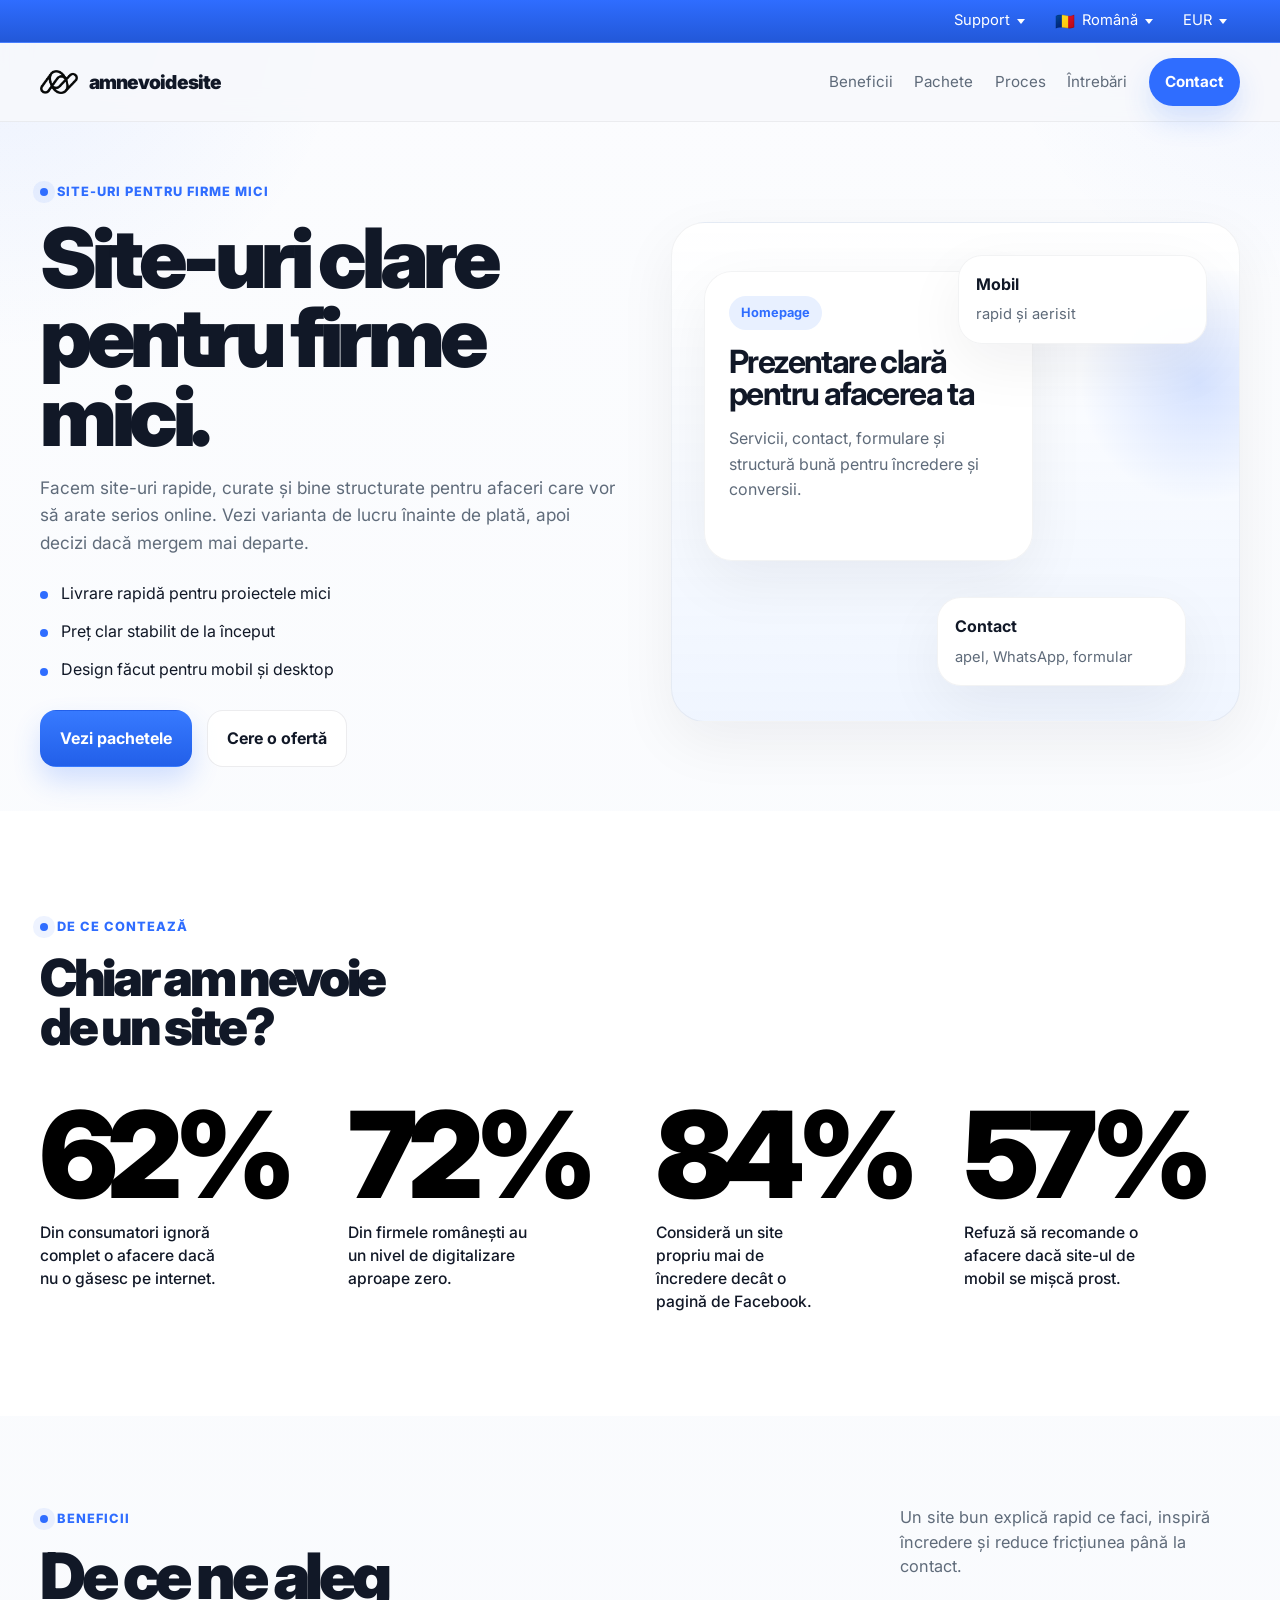
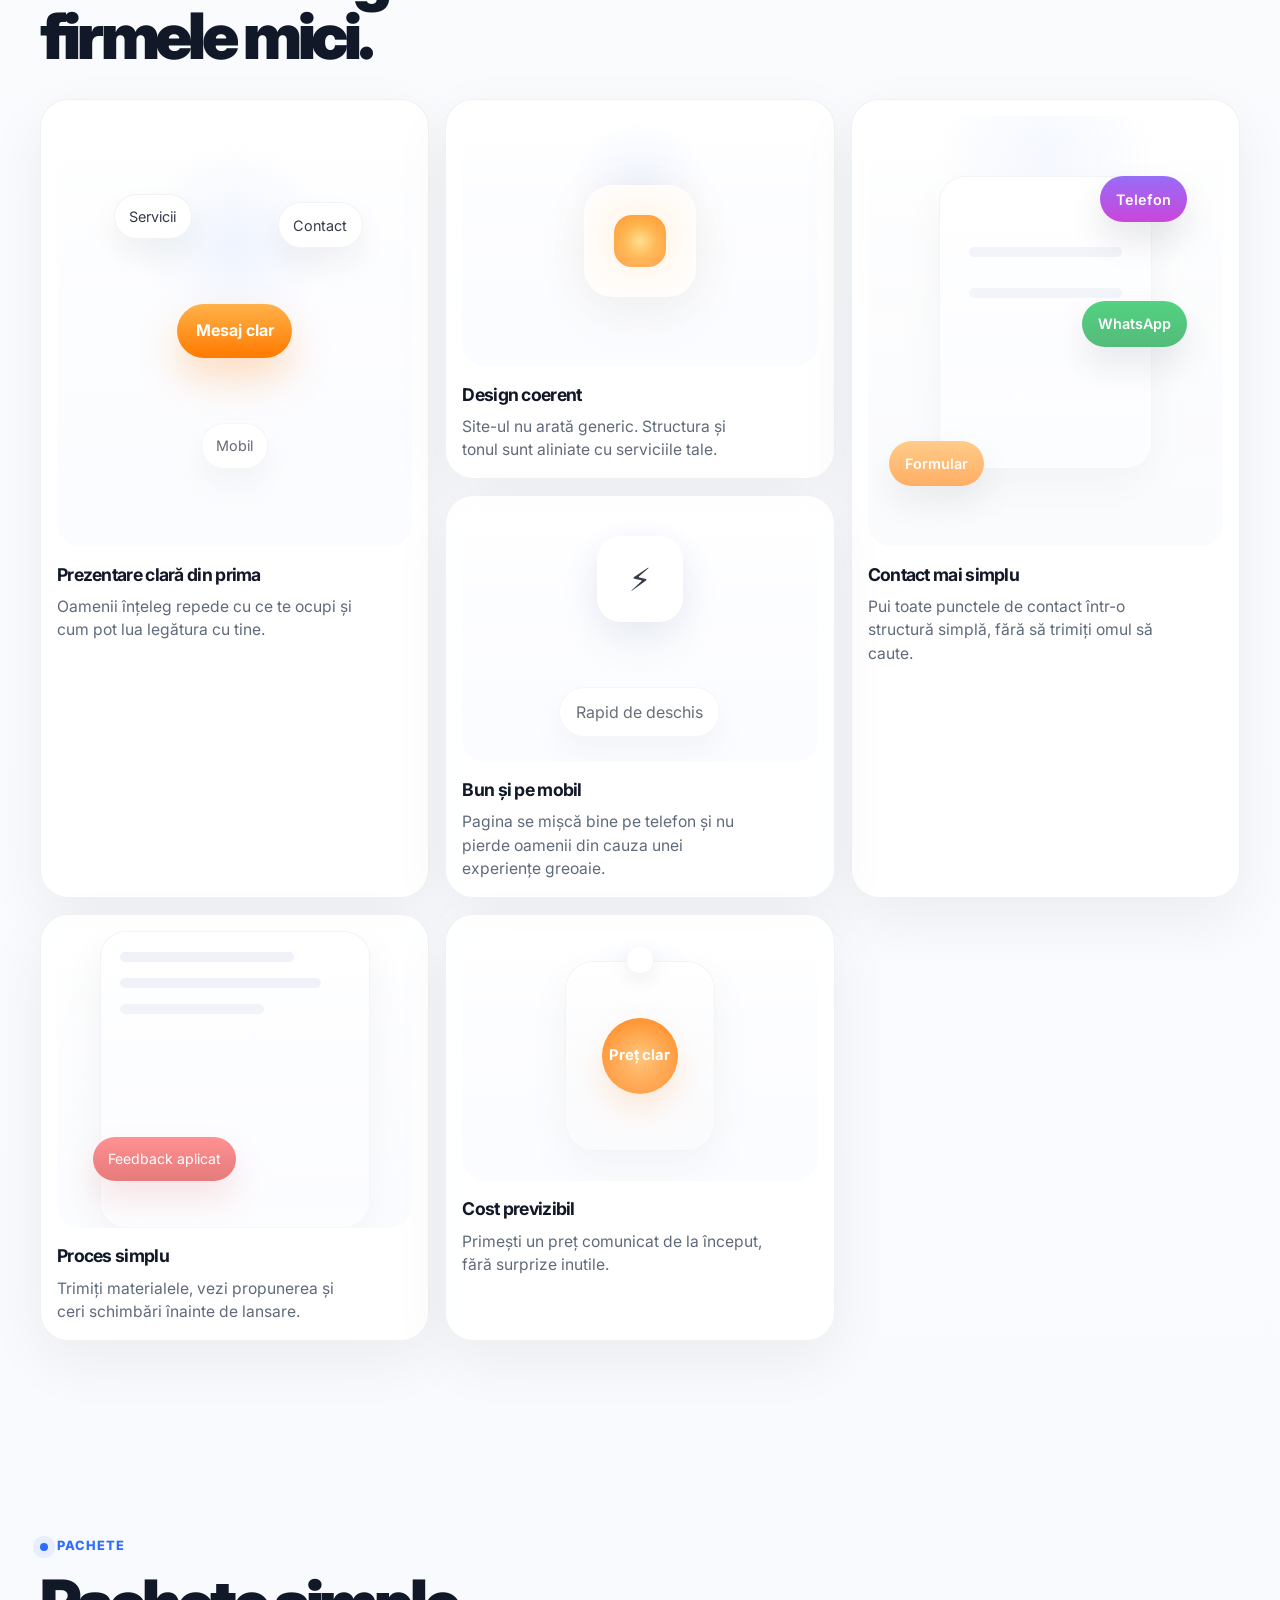
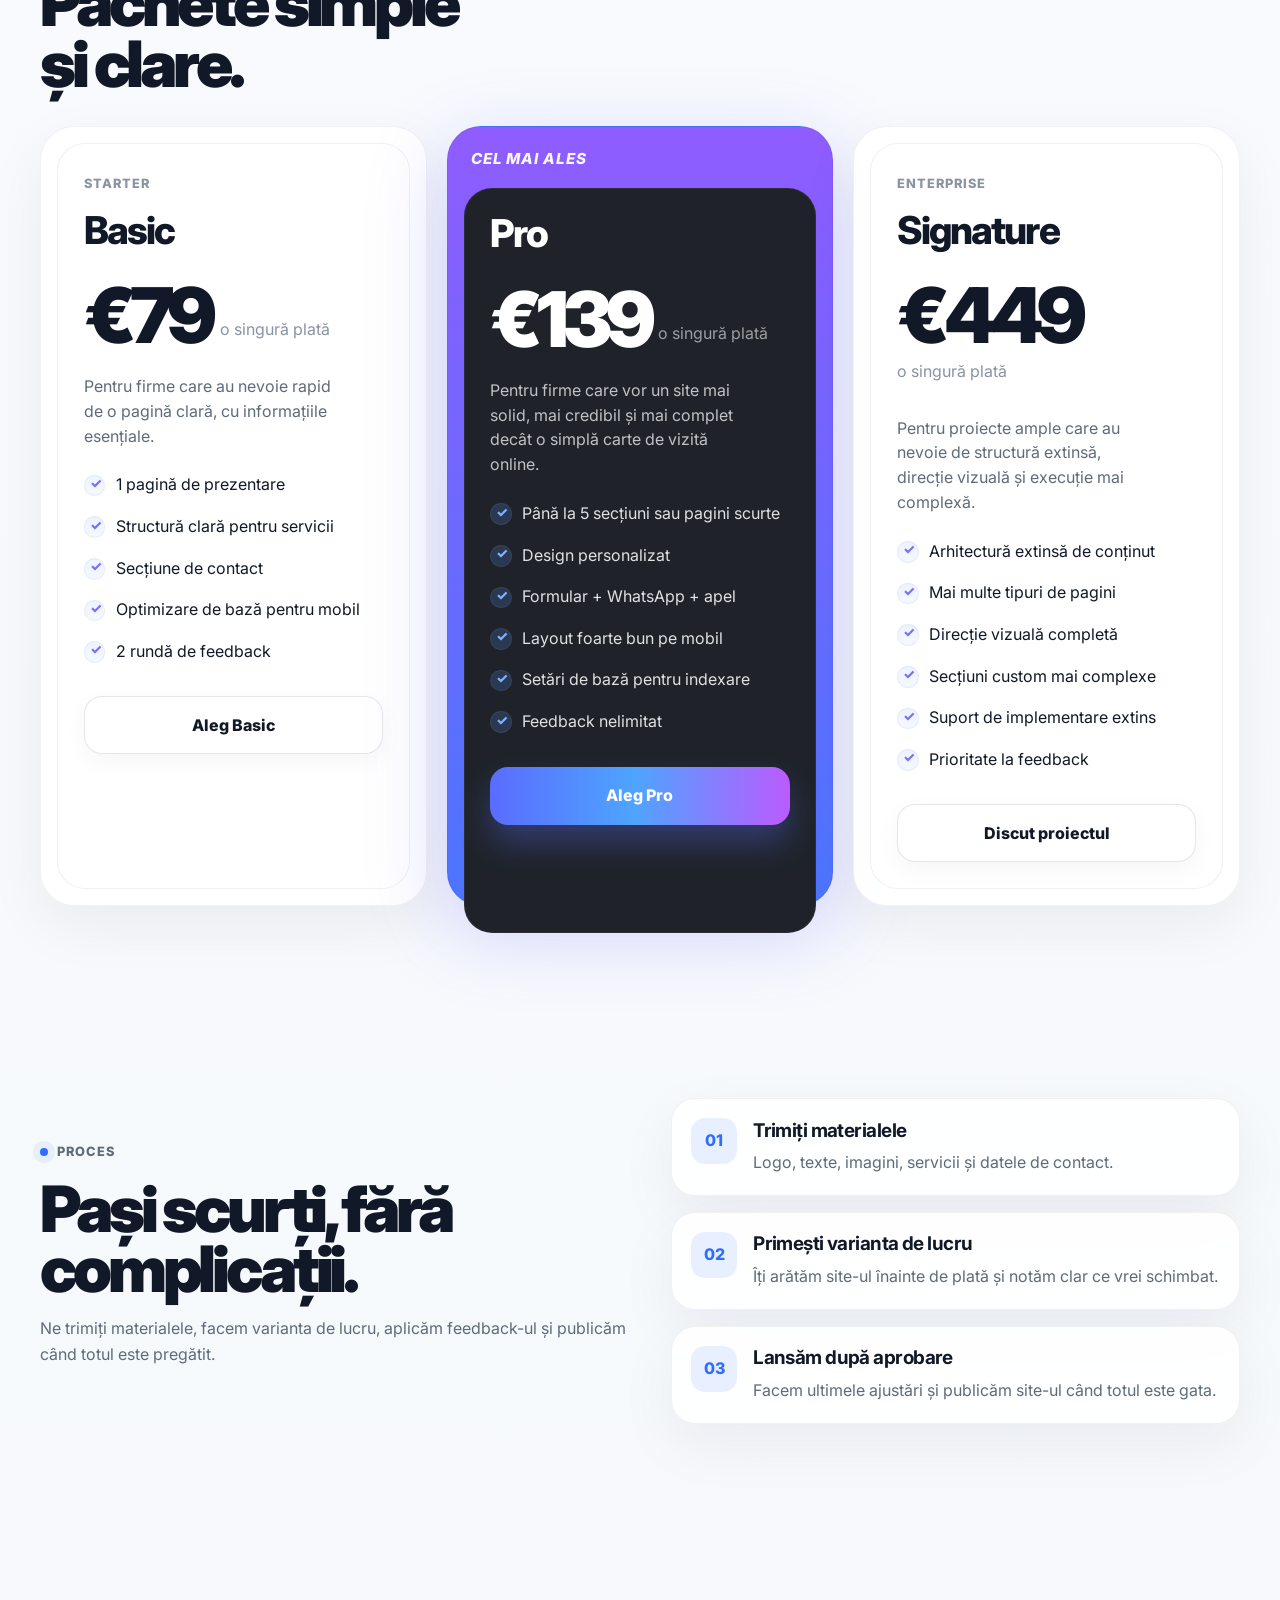
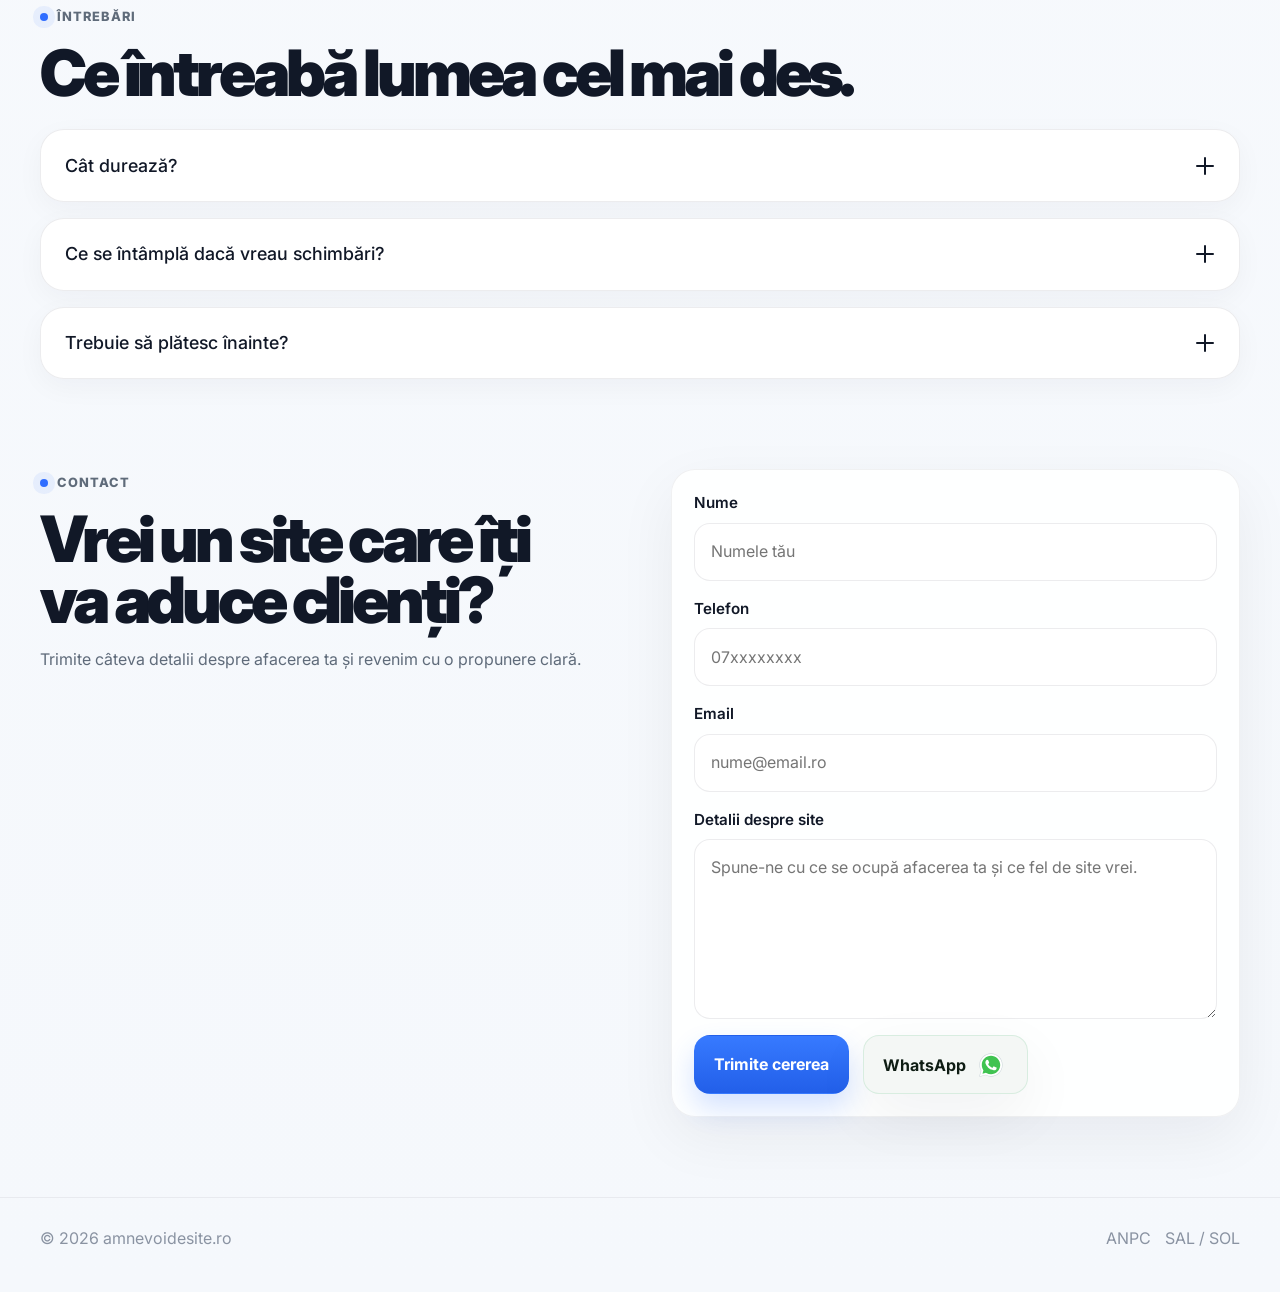
<file: index.html>
<!DOCTYPE html>
<html lang="ro">
    <head>
        <meta charset="UTF-8" />
        <meta name="viewport" content="width=device-width, initial-scale=1.0" />
        <meta
            name="description"
            content="Site-uri rapide, curate și clare pentru firme mici. Vezi varianta de lucru înainte de plată și alege pachetul potrivit." />
        <title>amnevoidesite.ro</title>

        <link rel="preconnect" href="https://fonts.googleapis.com" />
        <link rel="preconnect" href="https://fonts.gstatic.com" crossorigin />
        <link
            href="https://fonts.googleapis.com/css2?family=Inter:wght@400;500;600;700;800;900&display=swap"
            rel="stylesheet" />
        <link rel="stylesheet" href="styles.css"/>
        <link rel="icon" type="image/png" href="logo.png" />
    </head>
    <body>
        <header class="site-header" id="top">
            <div class="topbar">
                <div class="container topbar-inner">
                    <div class="topbar-dropdown">
                        <button
                            class="topbar-trigger"
                            type="button"
                            data-dropdown-trigger="supportMenu"
                            aria-expanded="false"
                            aria-controls="supportMenu">
                            Support
                            <span class="topbar-caret"></span>
                        </button>

                        <div class="topbar-menu topbar-menu-small"
                            id="supportMenu">
                            <a href="#beneficii">Beneficii</a>
                            <a href="#preturi">Pachete</a>
                            <a href="#proces">Proces</a>
                            <a href="#intrebari">Întrebări</a>
                            <a href="#contact">Contact</a>
                        </div>
                    </div>

                    <div class="topbar-dropdown">
                        <button
                            class="topbar-trigger"
                            type="button"
                            data-dropdown-trigger="languageMenu"
                            aria-expanded="false"
                            aria-controls="languageMenu">
                            <span class="topbar-flag">🇷🇴</span>
                            Română
                            <span class="topbar-caret"></span>
                        </button>

                        <div class="topbar-menu topbar-menu-large"
                            id="languageMenu">
                            <div class="topbar-search">
                                <input type="text" id="languageSearch"
                                    placeholder="Caută limba" />
                            </div>

                            <div class="language-grid">
                                <button type="button"
                                    class="language-item is-active"
                                    data-lang="Română">🇷🇴 Română</button>
                                <button type="button" class="language-item"
                                    data-lang="English">🇬🇧 English</button>
                                <button type="button" class="language-item"
                                    data-lang="Deutsch">🇩🇪 Deutsch</button>
                                <button type="button" class="language-item"
                                    data-lang="Español">🇪🇸 Español</button>
                                <button type="button" class="language-item"
                                    data-lang="Français">🇫🇷 Français</button>
                                <button type="button" class="language-item"
                                    data-lang="Italiano">🇮🇹 Italiano</button>
                                <button type="button" class="language-item"
                                    data-lang="Magyar">🇭🇺 Magyar</button>
                                <button type="button" class="language-item"
                                    data-lang="Polski">🇵🇱 Polski</button>
                                <button type="button" class="language-item"
                                    data-lang="Svenska">🇸🇪 Svenska</button>
                            </div>
                        </div>
                    </div>

                    <div class="topbar-dropdown">
                        <button
                            class="topbar-trigger"
                            type="button"
                            data-dropdown-trigger="currencyMenu"
                            aria-expanded="false"
                            aria-controls="currencyMenu">
                            EUR
                            <span class="topbar-caret"></span>
                        </button>

                        <div class="topbar-menu topbar-menu-currency"
                            id="currencyMenu">
                            <button type="button" class="currency-item">USD
                                ($)</button>
                            <button type="button"
                                class="currency-item is-active">EUR (€)</button>
                            <button type="button" class="currency-item">RON
                                (lei)</button>
                            <button type="button" class="currency-item">GBP
                                (£)</button>
                            <button type="button" class="currency-item">PLN
                                (zł)</button>
                            <button type="button" class="currency-item">SEK
                                (kr)</button>
                        </div>
                    </div>
                </div>
            </div>

            <div class="container header-inner">
                <a href="#top" class="brand">
                    <img src="logo.png" alt="amnevoidesite.ro logo"
                        class="brand-logo" />
                    <span>amnevoidesite</span>
                </a>

                <nav class="main-nav" aria-label="Navigație principală">
                    <a href="#beneficii">Beneficii</a>
                    <a href="#preturi">Pachete</a>
                    <a href="#proces">Proces</a>
                    <a href="#intrebari">Întrebări</a>
                    <a href="#contact" class="nav-cta">Contact</a>
                </nav>

                <button
                    class="menu-toggle"
                    type="button"
                    aria-label="Deschide meniul"
                    aria-expanded="false"
                    aria-controls="mobileNav">
                    <span></span>
                    <span></span>
                </button>
            </div>

            <div class="mobile-nav" id="mobileNav">
                <a href="#beneficii">Beneficii</a>
                <a href="#preturi">Pachete</a>
                <a href="#proces">Proces</a>
                <a href="#intrebari">Întrebări</a>
                <a href="#contact">Contact</a>
            </div>
        </header>

        <main>
            <section class="hero">
                <div class="container hero-grid">
                    <div class="hero-copy reveal">
                        <p class="eyebrow">Site-uri pentru firme mici</p>
                        <h1>Site-uri clare pentru firme mici.</h1>
                        <p class="hero-text">
                            Facem site-uri rapide, curate și bine structurate
                            pentru afaceri care vor să arate serios online. Vezi
                            varianta de lucru înainte de plată, apoi decizi dacă
                            mergem mai departe.
                        </p>

                        <ul class="hero-list">
                            <li>Livrare rapidă pentru proiectele mici</li>
                            <li>Preț clar stabilit de la început</li>
                            <li>Design făcut pentru mobil și desktop</li>
                        </ul>

                        <div class="hero-actions">
                            <a href="#preturi" class="btn btn-primary">Vezi
                                pachetele</a>
                            <a href="#contact" class="btn btn-secondary">Cere o
                                ofertă</a>
                        </div>
                    </div>

                    <div class="hero-visual reveal"
                        aria-label="Previzualizare site">
                        <div class="visual-frame">
                            <div class="visual-glow"></div>

                            <div class="visual-card visual-card-main">
                                <div class="visual-tag">Homepage</div>
                                <h2>Prezentare clară pentru afacerea ta</h2>
                                <p>Servicii, contact, formulare și structură
                                    bună pentru încredere și conversii.</p>
                            </div>

                            <div
                                class="visual-card visual-card-small visual-card-top">
                                <strong>Mobil</strong>
                                <span>rapid și aerisit</span>
                            </div>

                            <div
                                class="visual-card visual-card-small visual-card-bottom">
                                <strong>Contact</strong>
                                <span>apel, WhatsApp, formular</span>
                            </div>
                        </div>
                    </div>
                </div>
            </section>

            <section class="stats-section" aria-labelledby="stats-title">
                <div class="container">
                    <div class="stats-head reveal">
                        <p class="stats-kicker">De ce contează</p>
                        <h2 id="stats-title">Chiar am nevoie de un site?</h2>
                    </div>

                    <div class="stats-grid">
                        <article class="stat-item reveal">
                            <div class="stat-number">62%</div>
                            <p class="stat-text">Din consumatori ignoră complet
                                o afacere dacă nu o găsesc pe internet.</p>
                        </article>

                        <article class="stat-item reveal">
                            <div class="stat-number">72%</div>
                            <p class="stat-text">Din firmele românești au un
                                nivel de digitalizare aproape zero.</p>
                        </article>

                        <article class="stat-item reveal">
                            <div class="stat-number">84%</div>
                            <p class="stat-text">Consideră un site propriu mai
                                de încredere decât o pagină de Facebook.</p>
                        </article>

                        <article class="stat-item reveal">
                            <div class="stat-number">57%</div>
                            <p class="stat-text">Refuză să recomande o afacere
                                dacă site-ul de mobil se mișcă prost.</p>
                        </article>
                    </div>
                </div>
            </section>

            <section class="section benefits-section" id="beneficii">
                <div class="container">
                    <div class="benefits-intro reveal">
                        <div class="benefits-head">
                            <p class="eyebrow">Beneficii</p>
                            <h2>De ce ne aleg firmele mici.</h2>
                        </div>

                        <p class="benefits-lead">
                            Un site bun explică rapid ce faci, inspiră încredere
                            și reduce fricțiunea până la contact.
                        </p>
                    </div>

                    <div class="benefits-grid">
                        <article class="benefit-card benefit-card-tall reveal">
                            <div class="benefit-visual benefit-visual-orbit">
                                <span class="orbit-center">Mesaj clar</span>
                                <span
                                    class="orbit-chip orbit-chip-a">Servicii</span>
                                <span
                                    class="orbit-chip orbit-chip-b">Contact</span>
                                <span
                                    class="orbit-chip orbit-chip-c">Mobil</span>
                            </div>
                            <h3>Prezentare clară din prima</h3>
                            <p>Oamenii înțeleg repede cu ce te ocupi și cum pot
                                lua legătura cu tine.</p>
                        </article>

                        <article class="benefit-card reveal">
                            <div class="benefit-visual benefit-visual-glow">
                                <div class="glow-tile">
                                    <span></span>
                                </div>
                            </div>
                            <h3>Design coerent</h3>
                            <p>Site-ul nu arată generic. Structura și tonul sunt
                                aliniate cu serviciile tale.</p>
                        </article>

                        <article class="benefit-card benefit-card-tall reveal">
                            <div class="benefit-visual benefit-visual-stack">
                                <div class="stack-window"></div>
                                <div
                                    class="stack-chip stack-chip-top">Telefon</div>
                                <div
                                    class="stack-chip stack-chip-middle">WhatsApp</div>
                                <div
                                    class="stack-chip stack-chip-bottom">Formular</div>
                            </div>
                            <h3>Contact mai simplu</h3>
                            <p>Pui toate punctele de contact într-o structură
                                simplă, fără să trimiți omul să caute.</p>
                        </article>

                        <article class="benefit-card reveal">
                            <div class="benefit-visual benefit-visual-flow">
                                <div class="flow-icon">⚡</div>
                                <div class="flow-pill">Rapid de deschis</div>
                            </div>
                            <h3>Bun și pe mobil</h3>
                            <p>Pagina se mișcă bine pe telefon și nu pierde
                                oamenii din cauza unei experiențe greoaie.</p>
                        </article>

                        <article class="benefit-card reveal">
                            <div class="benefit-visual benefit-visual-list">
                                <div class="list-screen">
                                    <span></span>
                                    <span></span>
                                    <span></span>
                                </div>
                                <div class="list-badge">Feedback aplicat</div>
                            </div>
                            <h3>Proces simplu</h3>
                            <p>Trimiți materialele, vezi propunerea și ceri
                                schimbări înainte de lansare.</p>
                        </article>

                        <article class="benefit-card reveal">
                            <div class="benefit-visual benefit-visual-tag">
                                <div class="price-tag">
                                    <span>Preț clar</span>
                                </div>
                            </div>
                            <h3>Cost previzibil</h3>
                            <p>Primești un preț comunicat de la început, fără
                                surprize inutile.</p>
                        </article>
                    </div>
                </div>
            </section>

            <section class="section pricing-section" id="preturi">
                <div class="container">
                    <div class="pricing-head reveal">
                        <div class="pricing-head-copy">
                            <p class="eyebrow">Pachete</p>
                            <h2>Pachete simple și clare.</h2>
                        </div>
                    </div>

                    <div class="pricing-grid">
                        <article class="pricing-card reveal">
                            <div class="pricing-card-inner">
                                <p class="pricing-kicker">Starter</p>
                                <h3>Basic</h3>

                                <div class="pricing-price">
                                    <span class="pricing-amount">€79</span>
                                    <span class="pricing-note">o singură
                                        plată</span>
                                </div>

                                <p class="pricing-copy">
                                    Pentru firme care au nevoie rapid de o
                                    pagină clară, cu informațiile esențiale.
                                </p>

                                <ul class="pricing-list">
                                    <li>1 pagină de prezentare</li>
                                    <li>Structură clară pentru servicii</li>
                                    <li>Secțiune de contact</li>
                                    <li>Optimizare de bază pentru mobil</li>
                                    <li>2 rundă de feedback</li>
                                </ul>

                                <a href="#contact"
                                    class="pricing-button pricing-button-light">Aleg
                                    Basic</a>
                            </div>
                        </article>

                        <article
                            class="pricing-card pricing-card-featured reveal">
                            <div class="pricing-popular">Cel mai ales</div>

                            <div
                                class="pricing-card-inner pricing-card-inner-dark">
                                <h3>Pro</h3>

                                <div class="pricing-price pricing-price-dark">
                                    <span class="pricing-amount">€139</span>
                                    <span class="pricing-note">o singură
                                        plată</span>
                                </div>

                                <p class="pricing-copy pricing-copy-dark">
                                    Pentru firme care vor un site mai solid, mai
                                    credibil și mai complet decât o simplă carte
                                    de vizită online.
                                </p>

                                <ul class="pricing-list pricing-list-dark">
                                    <li>Până la 5 secțiuni sau pagini
                                        scurte</li>
                                    <li>Design personalizat</li>
                                    <li>Formular + WhatsApp + apel</li>
                                    <li>Layout foarte bun pe mobil</li>
                                    <li>Setări de bază pentru indexare</li>
                                    <li>Feedback nelimitat</li>
                                </ul>

                                <a href="#contact"
                                    class="pricing-button pricing-button-gradient">Aleg
                                    Pro</a>
                            </div>
                        </article>

                        <article class="pricing-card reveal">
                            <div class="pricing-card-inner">
                                <p class="pricing-kicker">Enterprise</p>
                                <h3>Signature</h3>

                                <div class="pricing-price">
                                    <span class="pricing-amount">€449</span>
                                    <span class="pricing-note">o singură
                                        plată</span>
                                </div>

                                <p class="pricing-copy">
                                    Pentru proiecte ample care au nevoie de
                                    structură extinsă, direcție vizuală și
                                    execuție mai complexă.
                                </p>

                                <ul class="pricing-list">
                                    <li>Arhitectură extinsă de conținut</li>
                                    <li>Mai multe tipuri de pagini</li>
                                    <li>Direcție vizuală completă</li>
                                    <li>Secțiuni custom mai complexe</li>
                                    <li>Suport de implementare extins</li>
                                    <li>Prioritate la feedback</li>
                                </ul>

                                <a href="#contact"
                                    class="pricing-button pricing-button-light">Discut
                                    proiectul</a>
                            </div>
                        </article>
                    </div>
                </div>
            </section>

            <section class="section" id="proces">
                <div class="container process-layout">
                    <div class="process-copy reveal">
                        <p class="eyebrow">Proces</p>
                        <h2>Pași scurți, fără complicații.</h2>
                        <p>
                            Ne trimiți materialele, facem varianta de lucru,
                            aplicăm feedback-ul și publicăm când totul este
                            pregătit.
                        </p>
                    </div>

                    <div class="process-steps">
                        <article class="step-card reveal">
                            <span class="step-no">01</span>
                            <div>
                                <h3>Trimiți materialele</h3>
                                <p>Logo, texte, imagini, servicii și datele de
                                    contact.</p>
                            </div>
                        </article>

                        <article class="step-card reveal">
                            <span class="step-no">02</span>
                            <div>
                                <h3>Primești varianta de lucru</h3>
                                <p>Îți arătăm site-ul înainte de plată și notăm
                                    clar ce vrei schimbat.</p>
                            </div>
                        </article>

                        <article class="step-card reveal">
                            <span class="step-no">03</span>
                            <div>
                                <h3>Lansăm după aprobare</h3>
                                <p>Facem ultimele ajustări și publicăm site-ul
                                    când totul este gata.</p>
                            </div>
                        </article>
                    </div>
                </div>
            </section>

            <section class="section faq-section" id="intrebari">
                <div class="container">
                    <div class="section-head faq-head reveal">
                        <p class="eyebrow">Întrebări</p>
                        <h2>Ce întreabă lumea cel mai des.</h2>
                    </div>

                    <div class="faq faq-stack reveal">
                        <details>
                            <summary>Cât durează?</summary>
                            <p>Un site mic sau mediu durează de obicei între una
                                și cinci zile, în funcție de conținut și
                                feedback.</p>
                        </details>

                        <details>
                            <summary>Ce se întâmplă dacă vreau
                                schimbări?</summary>
                            <p>Le facem înainte de lansare. Lucrăm pe feedback
                                și ajustăm varianta până când totul este
                                clar.</p>
                        </details>

                        <details>
                            <summary>Trebuie să plătesc înainte?</summary>
                            <p>Nu pentru discuția inițială. Vezi mai întâi
                                propunerea și apoi decizi dacă mergem mai
                                departe.</p>
                        </details>
                    </div>
                </div>
            </section>

            <section class="contact-section" id="contact">
                <div class="container contact-grid">
                    <div class="contact-copy reveal">
                        <p class="eyebrow">Contact</p>
                        <h2>Vrei un site care îți va aduce clienți?</h2>
                        <p>
                            Trimite câteva detalii despre afacerea ta și revenim
                            cu o propunere clară.
                        </p>
                    </div>

                    <form class="contact-form reveal" action="#" method="post">
                        <div class="field-row">
                            <label for="nume">Nume</label>
                            <input id="nume" name="nume" type="text"
                                placeholder="Numele tău" required />
                        </div>

                        <div class="field-row">
                            <label for="telefon">Telefon</label>
                            <input id="telefon" name="telefon" type="tel"
                                placeholder="07xxxxxxxx" required />
                        </div>

                        <div class="field-row">
                            <label for="email">Email</label>
                            <input id="email" name="email" type="email"
                                placeholder="nume@email.ro" required />
                        </div>

                        <div class="field-row">
                            <label for="detalii">Detalii despre site</label>
                            <textarea
                                id="detalii"
                                name="detalii"
                                placeholder="Spune-ne cu ce se ocupă afacerea ta și ce fel de site vrei."
                                required></textarea>
                        </div>

                        <div class="form-actions">
                            <button type="submit"
                                class="btn btn-primary">Trimite cererea</button>

                            <a
                                href="https://wa.me/40700000000"
                                class="button2"
                                target="_blank"
                                rel="noopener"
                                aria-label="Scrie-ne pe WhatsApp">
                                <span class="button2-label">WhatsApp</span>
                                <svg viewBox="0 0 48 48"
                                    xmlns="http://www.w3.org/2000/svg"
                                    aria-hidden="true">
                                    <path
                                        d="M4.868,43.303l2.694-9.835C5.9,30.59,5.026,27.324,5.027,23.979C5.032,13.514,13.548,5,24.014,5c5.079,0.002,9.845,1.979,13.43,5.566c3.584,3.588,5.558,8.356,5.556,13.428c-0.004,10.465-8.522,18.98-18.986,18.98c-0.001,0,0,0,0,0h-0.008c-3.177-0.001-6.3-0.798-9.073-2.311L4.868,43.303z"
                                        fill="#fff"></path>
                                    <path
                                        d="M4.868,43.803c-0.132,0-0.26-0.052-0.355-0.148c-0.125-0.127-0.174-0.312-0.127-0.483l2.639-9.636c-1.636-2.906-2.499-6.206-2.497-9.556C4.532,13.238,13.273,4.5,24.014,4.5c5.21,0.002,10.105,2.031,13.784,5.713c3.679,3.683,5.704,8.577,5.702,13.781c-0.004,10.741-8.746,19.48-19.486,19.48c-3.189-0.001-6.344-0.788-9.144-2.277l-9.875,2.589C4.953,43.798,4.911,43.803,4.868,43.803z"
                                        fill="#fff"></path>
                                    <path
                                        d="M24.014,5c5.079,0.002,9.845,1.979,13.43,5.566c3.584,3.588,5.558,8.356,5.556,13.428c-0.004,10.465-8.522,18.98-18.986,18.98h-0.008c-3.177-0.001-6.3-0.798-9.073-2.311L4.868,43.303l2.694-9.835C5.9,30.59,5.026,27.324,5.027,23.979C5.032,13.514,13.548,5,24.014,5 M24.014,42.974C24.014,42.974,24.014,42.974,24.014,42.974C24.014,42.974,24.014,42.974,24.014,42.974 M24.014,42.974C24.014,42.974,24.014,42.974,24.014,42.974C24.014,42.974,24.014,42.974,24.014,42.974 M24.014,4C24.014,4,24.014,4,24.014,4C12.998,4,4.032,12.962,4.027,23.979c-0.001,3.367,0.849,6.685,2.461,9.622l-2.585,9.439c-0.094,0.345,0.002,0.713,0.254,0.967c0.19,0.192,0.447,0.297,0.711,0.297c0.085,0,0.17-0.011,0.254-0.033l9.687-2.54c2.828,1.468,5.998,2.243,9.197,2.244c11.024,0,19.99-8.963,19.995-19.98c0.002-5.339-2.075-10.359-5.848-14.135C34.378,6.083,29.357,4.002,24.014,4L24.014,4z"
                                        fill="#cfd8dc"></path>
                                    <path
                                        d="M35.176,12.832c-2.98-2.982-6.941-4.625-11.157-4.626c-8.704,0-15.783,7.076-15.787,15.774c-0.001,2.981,0.833,5.883,2.413,8.396l0.376,0.597l-1.595,5.821l5.973-1.566l0.577,0.342c2.422,1.438,5.2,2.198,8.032,2.199h0.006c8.698,0,15.777-7.077,15.78-15.776C39.795,19.778,38.156,15.814,35.176,12.832z"
                                        fill="#40c351"></path>
                                    <path clip-rule="evenodd"
                                        d="M19.268,16.045c-0.355-0.79-0.729-0.806-1.068-0.82c-0.277-0.012-0.593-0.011-0.909-0.011c-0.316,0-0.83,0.119-1.265,0.594c-0.435,0.475-1.661,1.622-1.661,3.956c0,2.334,1.7,4.59,1.937,4.906c0.237,0.316,3.282,5.259,8.104,7.161c4.007,1.58,4.823,1.266,5.693,1.187c0.87-0.079,2.807-1.147,3.202-2.255c0.395-1.108,0.395-2.057,0.277-2.255c-0.119-0.198-0.435-0.316-0.909-0.554s-2.807-1.385-3.242-1.543c-0.435-0.158-0.751-0.237-1.068,0.238c-0.316,0.474-1.225,1.543-1.502,1.859c-0.277,0.317-0.554,0.357-1.028,0.119c-0.474-0.238-2.002-0.738-3.815-2.354c-1.41-1.257-2.362-2.81-2.639-3.285c-0.277-0.474-0.03-0.731,0.208-0.968c0.213-0.213,0.474-0.554,0.712-0.831c0.237-0.277,0.316-0.475,0.474-0.791c0.158-0.317,0.079-0.594-0.04-0.831C20.612,19.329,19.69,16.983,19.268,16.045z"
                                        fill="#fff" fill-rule="evenodd"></path>
                                </svg>
                            </a>
                        </div>
                    </form>
                </div>
            </section>
        </main>

        <footer class="site-footer">
            <div class="container footer-inner">
                <p>© 2026 amnevoidesite.ro</p>
                <div class="footer-links">
                    <a href="https://anpc.ro" target="_blank"
                        rel="noopener">ANPC</a>
                    <a href="https://ec.europa.eu/consumers/odr" target="_blank"
                        rel="noopener">SAL / SOL</a>
                </div>
            </div>
        </footer>

        <script src="script.js"></script>
    </body>
</html>
</file>
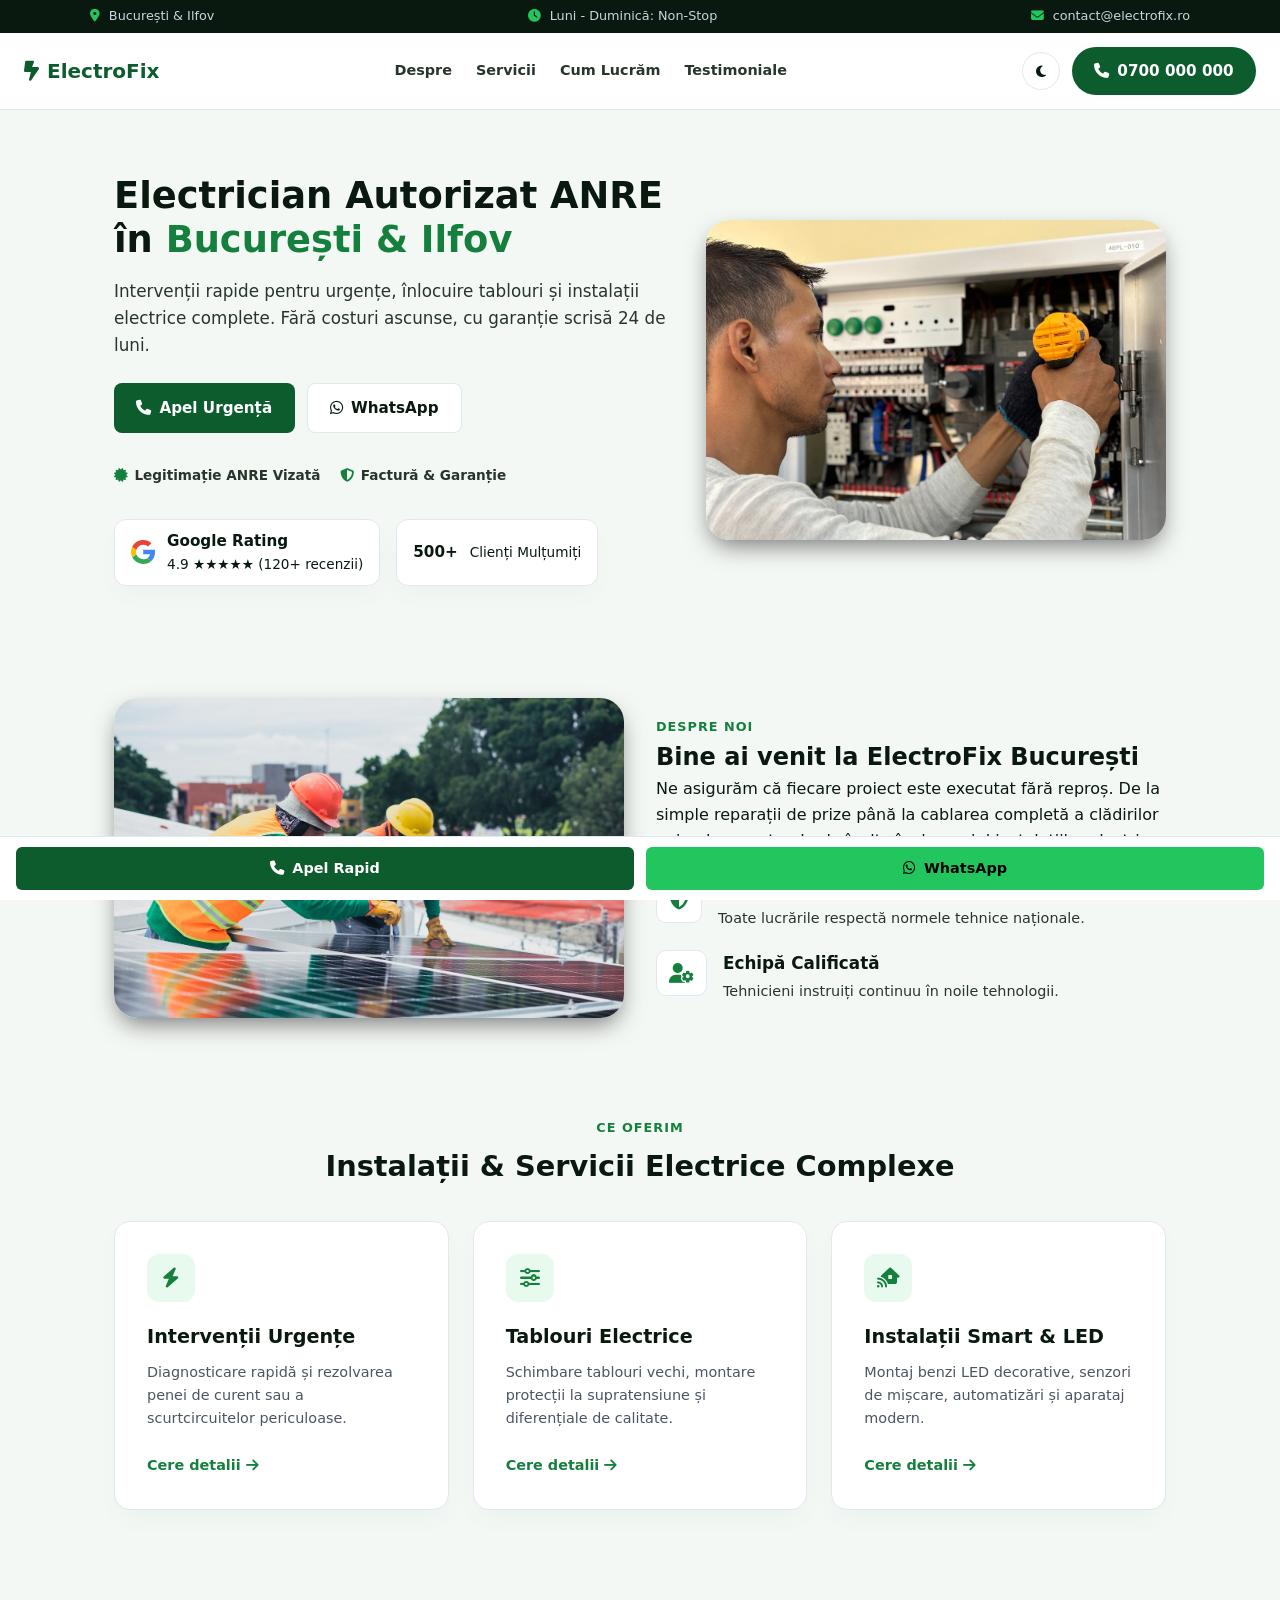
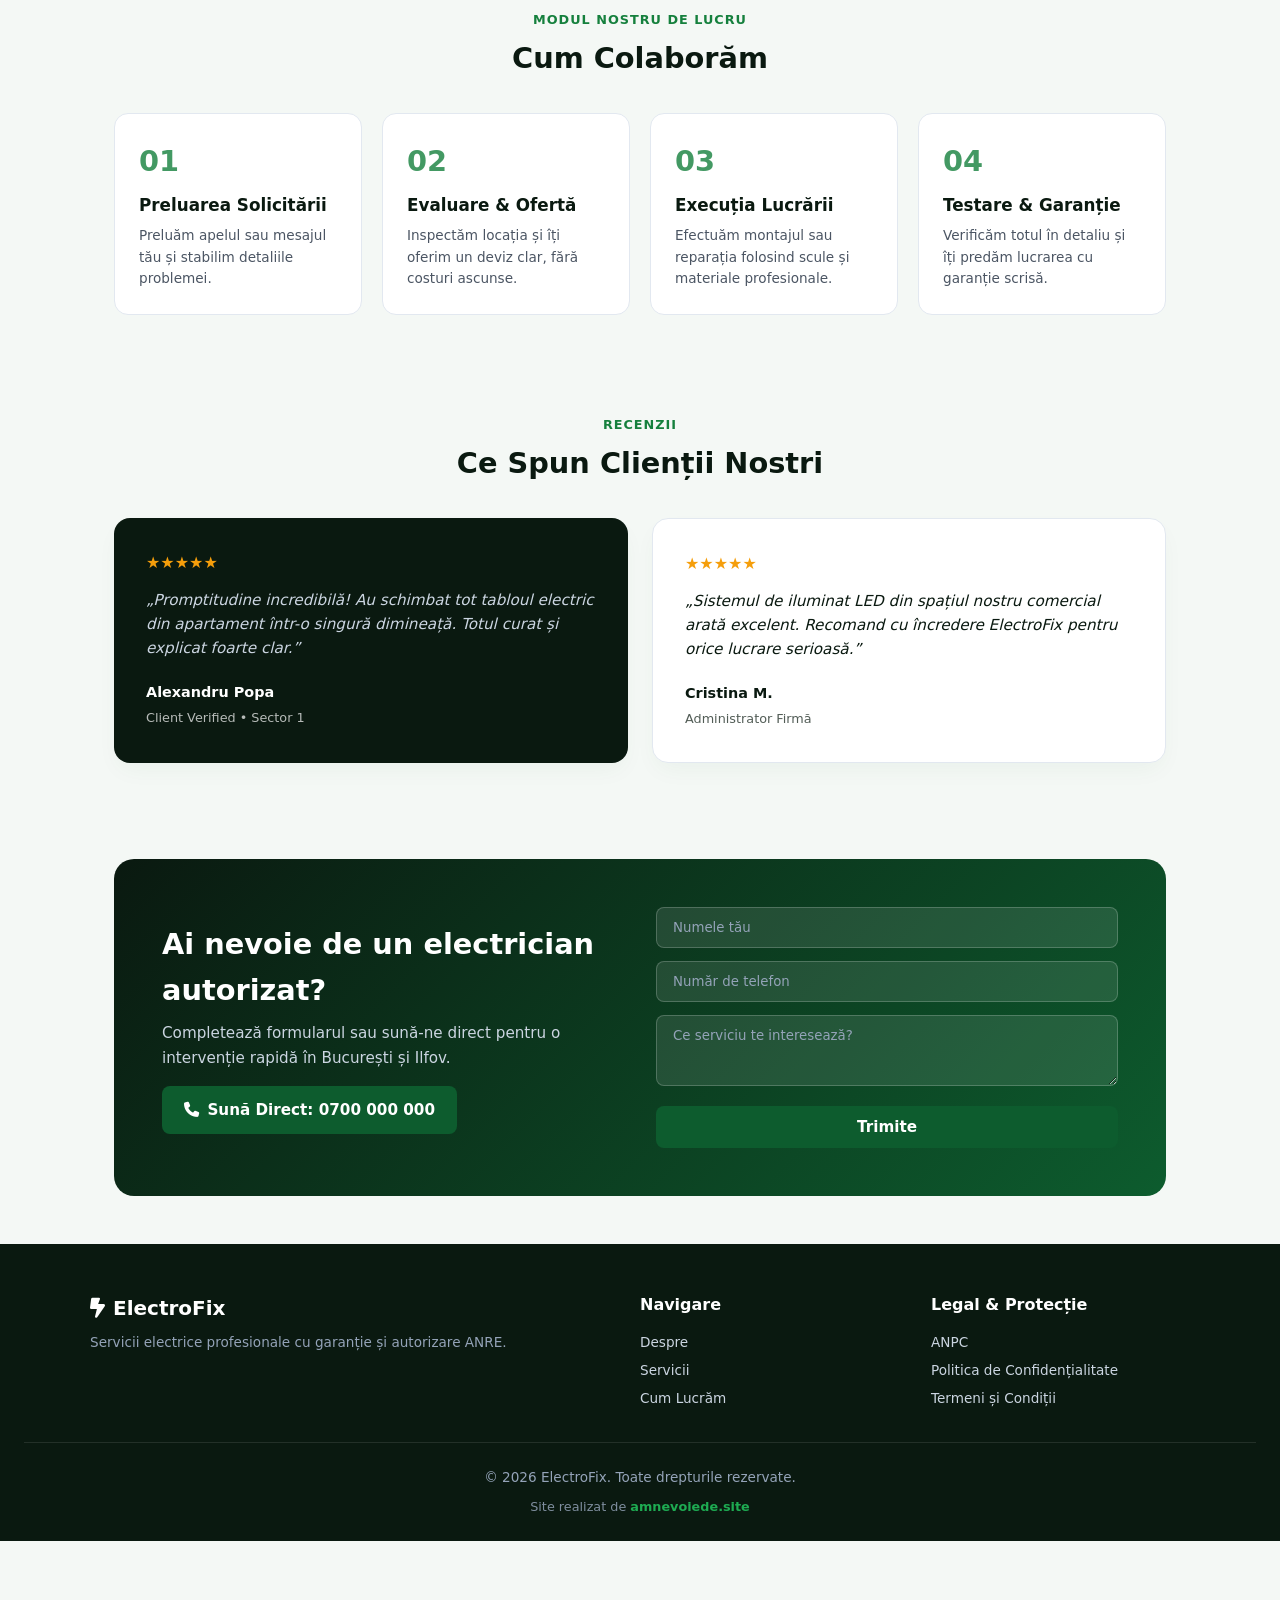
<file: templates/electrician/index.html>
<!DOCTYPE html>
<html lang="ro">

<head>
    <meta property="og:title" content="ElectroFix | Electrician Autorizat ANRE București">
    <meta property="og:description" content="Intervenții rapide, montaj tablouri și instalații electrice complete în București și Ilfov.">
    <meta property="og:image" content="https://www.domeniul-tau.ro/img/hero.jpg">
    <meta property="og:url" content="https://www.domeniul-tau.ro/">
    <meta property="og:type" content="website">
    <!-- Schema.org JSON-LD LocalBusiness -->
    <script type="application/ld+json">
    {
    "@context": "https://schema.org",
    "@type": "Electrician",
    "name": "ElectroFix București",
    "url": "https://www.domeniul-tau.ro/",
    "image": "https://www.domeniul-tau.ro/img/hero.jpg",
    "telephone": "+40700000000",
    "email": "contact@electrofix.ro",
    "address": {
        "@type": "PostalAddress",
        "addressLocality": "București",
        "addressRegion": "București & Ilfov",
        "addressCountry": "RO"
    },
    "areaServed": ["București", "Ilfov"],
    "openingHoursSpecification": {
        "@type": "OpeningHoursSpecification",
        "dayOfWeek": ["Monday", "Tuesday", "Wednesday", "Thursday", "Friday", "Saturday", "Sunday"],
        "opens": "00:00",
        "closes": "23:59"
    },
    "priceRange": "$$"
    }
    </script>
    <meta charset="UTF-8">
    <meta name="viewport" content="width=device-width, initial-scale=1.0">
    <title>ElectroFix | Electrician Autorizat ANRE București</title>
    <meta name="description"
        content="Servicii de instalații și intervenții electrice autorizate ANRE în București și Ilfov. Calitate premium, garanție și siguranță 100%.">
    <meta name="robots" content="index, follow">
    <link rel="canonical" href="https://www.domeniutau.ro/">

    <link rel="stylesheet" href="https://cdnjs.cloudflare.com/ajax/libs/font-awesome/6.4.0/css/all.min.css">
    <link rel="stylesheet" href="styles.css">
</head>

<body>

    <!-- Top Bar -->
    <div class="top-bar">
        <div class="top-bar-container">
            <div><i class="fa-solid fa-location-dot"></i> București & Ilfov</div>
            <div><i class="fa-solid fa-clock"></i> Luni - Duminică: Non-Stop</div>
            <div><i class="fa-solid fa-envelope"></i> contact@electrofix.ro</div>
        </div>
    </div>

    <!-- Header / Nav -->
    <header class="navbar">
        <a href="index.html" class="logo">
            <i class="fa-solid fa-bolt-lightning"></i>
            <span>ElectroFix</span>
        </a>

        <nav class="nav-links">
            <a href="index.html#despre">Despre</a>
            <a href="servicii.html">Servicii</a>
            <a href="index.html#proces">Cum Lucrăm</a>
            <a href="index.html#recenzii">Testimoniale</a>
        </nav>

        <div class="nav-actions">
            <!-- Butonul Hamburger pentru mobil -->
            <button id="menu-toggle" class="hamburger-btn" aria-label="Deschide meniul">
                <i class="fa-solid fa-bars"></i>
            </button>

            <button id="theme-toggle" class="theme-btn" aria-label="Schimbă tema">
                <i class="fa-solid fa-moon"></i>
            </button>
            <a href="tel:0700000000" class="btn btn-pill">
                <i class="fa-solid fa-phone"></i> 0700 000 000
            </a>
        </div>
    </header>

    <main>
        <!-- Hero Section -->
        <section class="hero-section">
            <div class="hero-content">
                <h1>Electrician Autorizat ANRE în <span>București & Ilfov</span></h1>
                <p>Intervenții rapide pentru urgențe, înlocuire tablouri și instalații electrice complete. Fără costuri
                    ascunse, cu garanție scrisă 24 de luni.</p>

                <div class="hero-cta">
                    <a href="tel:0700000000" class="btn btn-emerald"><i class="fa-solid fa-phone"></i> Apel Urgență</a>
                    <a href="https://wa.me/40700000000" class="btn btn-outline" target="_blank"><i
                            class="fa-brands fa-whatsapp"></i> WhatsApp</a>
                </div>

                <div class="hero-trust-tags">
                    <span><i class="fa-solid fa-certificate"></i> Legitimație ANRE Vizată</span>
                    <span><i class="fa-solid fa-shield-halved"></i> Factură & Garanție</span>
                </div>

                <div class="social-proof-pills">
                    <a href="https://maps.app.goo.gl/a19PYz7MipWq6rJa6" target="_blank" rel="noopener noreferrer"
                        class="google-rating-card-link">
                        <div class="google-rating-card">
                            <img src="img/google-icon.svg" alt="Google Logo" class="google-icon">
                            <div>
                                <strong>Google Rating</strong>
                                <span>4.9 ★★★★★ (120+ recenzii)</span>
                            </div>
                        </div>
                    </a>
                    <div class="counter-pill">
                        <strong>500+</strong>
                        <span>Clienți Mulțumiți</span>
                    </div>
                </div>
            </div>

            <div class="hero-image-wrapper">
                <div class="img-frame-main">
                    <img src="img/hero.jpg" alt="Electrician autorizat la lucru">
                </div>
            </div>
        </section>

        <!-- Despre Noi -->
        <section id="despre" class="container about-section">
            <div class="about-img-wrapper">
                <div class="img-frame-secondary">
                    <img src="img/desprenoi.jpg" alt="Despre echipa ElectroFix">
                </div>
            </div>
            <div class="about-content">
                <span class="sub-heading">Despre Noi</span>
                <h2>Bine ai venit la ElectroFix București</h2>
                <p>Ne asigurăm că fiecare proiect este executat fără reproș. De la simple reparații de prize până la
                    cablarea completă a clădirilor noi, aducem standarde înalte în domeniul instalațiilor electrice.</p>

                <div class="feature-points">
                    <div class="f-item">
                        <i class="fa-solid fa-shield-halved"></i>
                        <div>
                            <h3>Autorizație & Asigurare</h3>
                            <p>Toate lucrările respectă normele tehnice naționale.</p>
                        </div>
                    </div>
                    <div class="f-item">
                        <i class="fa-solid fa-user-gear"></i>
                        <div>
                            <h3>Echipă Calificată</h3>
                            <p>Tehnicieni instruiți continuu în noile tehnologii.</p>
                        </div>
                    </div>
                </div>
            </div>
        </section>

        <!-- Servicii -->
        <section id="servicii" class="container">
            <div class="text-center">
                <span class="sub-heading">Ce Oferim</span>
                <h2 class="section-title">Instalații & Servicii Electrice Complexe</h2>
            </div>

            <div class="services-grid">
                <div class="service-card">
                    <div class="service-icon"><i class="fa-solid fa-bolt"></i></div>
                    <h3>Intervenții Urgențe</h3>
                    <p>Diagnosticare rapidă și rezolvarea penei de curent sau a scurtcircuitelor periculoase.</p>
                    <a href="#contact" class="card-link">Cere detalii <i class="fa-solid fa-arrow-right"></i></a>
                </div>
                <div class="service-card">
                    <div class="service-icon"><i class="fa-solid fa-sliders"></i></div>
                    <h3>Tablouri Electrice</h3>
                    <p>Schimbare tablouri vechi, montare protecții la supratensiune și diferențiale de calitate.</p>
                    <a href="#contact" class="card-link">Cere detalii <i class="fa-solid fa-arrow-right"></i></a>
                </div>
                <div class="service-card">
                    <div class="service-icon"><i class="fa-solid fa-house-signal"></i></div>
                    <h3>Instalații Smart & LED</h3>
                    <p>Montaj benzi LED decorative, senzori de mișcare, automatizări și aparataj modern.</p>
                    <a href="#contact" class="card-link">Cere detalii <i class="fa-solid fa-arrow-right"></i></a>
                </div>
            </div>
        </section>

        <!-- Workflow / Cum Lucrăm -->
        <section id="proces" class="container workflow-section">
            <div class="text-center">
                <span class="sub-heading">Modul Nostru de Lucru</span>
                <h2 class="section-title">Cum Colaborăm</h2>
            </div>

            <div class="workflow-steps">
                <div class="step-card">
                    <span class="step-number">01</span>
                    <h3>Preluarea Solicitării</h3>
                    <p>Preluăm apelul sau mesajul tău și stabilim detaliile problemei.</p>
                </div>
                <div class="step-card">
                    <span class="step-number">02</span>
                    <h3>Evaluare & Ofertă</h3>
                    <p>Inspectăm locația și îți oferim un deviz clar, fără costuri ascunse.</p>
                </div>
                <div class="step-card">
                    <span class="step-number">03</span>
                    <h3>Execuția Lucrării</h3>
                    <p>Efectuăm montajul sau reparația folosind scule și materiale profesionale.</p>
                </div>
                <div class="step-card">
                    <span class="step-number">04</span>
                    <h3>Testare & Garanție</h3>
                    <p>Verificăm totul în detaliu și îți predăm lucrarea cu garanție scrisă.</p>
                </div>
            </div>
        </section>

        <!-- Recenzii -->
        <section id="recenzii" class="container">
            <div class="text-center">
                <span class="sub-heading">Recenzii</span>
                <h2 class="section-title">Ce Spun Clienții Nostri</h2>
            </div>

            <div class="reviews-grid">
                <div class="review-card highlight-card">
                    <div class="stars">★★★★★</div>
                    <p>„Promptitudine incredibilă! Au schimbat tot tabloul electric din apartament într-o singură
                        dimineață. Totul curat și explicat foarte clar.”</p>
                    <div class="reviewer-info">
                        <strong>Alexandru Popa</strong>
                        <span>Client Verified • Sector 1</span>
                    </div>
                </div>
                <div class="review-card">
                    <div class="stars">★★★★★</div>
                    <p>„Sistemul de iluminat LED din spațiul nostru comercial arată excelent. Recomand cu încredere
                        ElectroFix pentru orice lucrare serioasă.”</p>
                    <div class="reviewer-info">
                        <strong>Cristina M.</strong>
                        <span>Administrator Firmă</span>
                    </div>
                </div>
            </div>
        </section>

        <!-- Banner CTA + Formular -->
        <section id="contact" class="container">
            <!-- Banner Contact & Formular -->
            <div class="cta-banner-box">
                <div class="cta-banner-text">
                    <h2>Ai nevoie de un electrician autorizat?</h2>
                    <p>Completează formularul sau sună-ne direct pentru o intervenție rapidă în București și Ilfov.</p>
                    <a href="tel:0700000000" class="btn btn-emerald" style="margin-top: 1rem;">
                        <i class="fa-solid fa-phone"></i> Sună Direct: 0700 000 000
                    </a>
                </div>

                <div class="cta-form-wrapper">
                    <form action="#" method="POST">
                        <div class="form-group">
                            <input type="text" placeholder="Numele tău" required>
                        </div>
                        <div class="form-group">
                            <input type="tel" placeholder="Număr de telefon" required>
                        </div>
                        <div class="form-group">
                            <textarea rows="3" placeholder="Ce serviciu te interesează?" required></textarea>
                        </div>
                        <button type="submit" class="btn btn-emerald btn-full">Trimite</button>
                    </form>
                </div>
            </div>
        </section>
    </main>

    <!-- Footer -->
    <footer>
        <div class="footer-container">
            <div class="footer-brand">
                <a href="index.html" class="logo">
                    <i class="fa-solid fa-bolt-lightning"></i>
                    <span>ElectroFix</span>
                </a>
                <p>Servicii electrice profesionale cu garanție și autorizare ANRE.</p>
            </div>
            <div class="footer-nav">
                <h3>Navigare</h3>
                <a href="index.html#despre">Despre</a>
                <a href="servicii.html">Servicii</a>
                <a href="index.html#proces">Cum Lucrăm</a>
            </div>
            <div class="footer-legal">
                <h3>Legal & Protecție</h3>
                <a href="https://anpc.ro/" target="_blank" rel="nofollow">ANPC</a>
                <a href="#">Politica de Confidențialitate</a>
                <a href="#">Termeni și Condiții</a>
            </div>
        </div>
        <div class="footer-bottom">
            <p>&copy; 2026 ElectroFix. Toate drepturile rezervate.</p>
            <p class="footer-credit">Site realizat de <a href="https://amnevoiede.site" target="_blank"
                    rel="noopener">amnevoiede.site</a></p>
        </div>
    </footer>

    <!-- Mobile Sticky CTA -->
    <div class="mobile-bar">
        <a href="tel:0700000000" class="m-btn m-call"><i class="fa-solid fa-phone"></i> Apel Rapid</a>
        <a href="https://wa.me/40700000000" class="m-btn m-wa"><i class="fa-brands fa-whatsapp"></i> WhatsApp</a>
    </div>

    <script>
        // Theme Toggle
        const themeToggleBtn = document.getElementById('theme-toggle');
        const themeIcon = themeToggleBtn.querySelector('i');

        themeToggleBtn.addEventListener('click', () => {
            const isDark = document.body.classList.toggle('dark-theme');
            themeIcon.className = isDark ? 'fa-solid fa-sun' : 'fa-solid fa-moon';
            localStorage.setItem('theme', isDark ? 'dark' : 'light');
        });

        if (localStorage.getItem('theme') === 'dark') {
            document.body.classList.add('dark-theme');
            themeIcon.className = 'fa-solid fa-sun';
        }

        // Mobile Hamburger Menu Toggle
        const menuToggleBtn = document.getElementById('menu-toggle');
        const navLinks = document.querySelector('.nav-links');

        if (menuToggleBtn && navLinks) {
            menuToggleBtn.addEventListener('click', () => {
                navLinks.classList.toggle('active');
                const icon = menuToggleBtn.querySelector('i');
                if (icon) {
                    icon.className = navLinks.classList.contains('active') ? 'fa-solid fa-xmark' : 'fa-solid fa-bars';
                }
            });

            document.querySelectorAll('.nav-links a').forEach(link => {
                link.addEventListener('click', () => {
                    navLinks.classList.remove('active');
                    const icon = menuToggleBtn.querySelector('i');
                    if (icon) icon.className = 'fa-solid fa-bars';
                });
            });
        }
    </script>
</body>

</html>
</file>
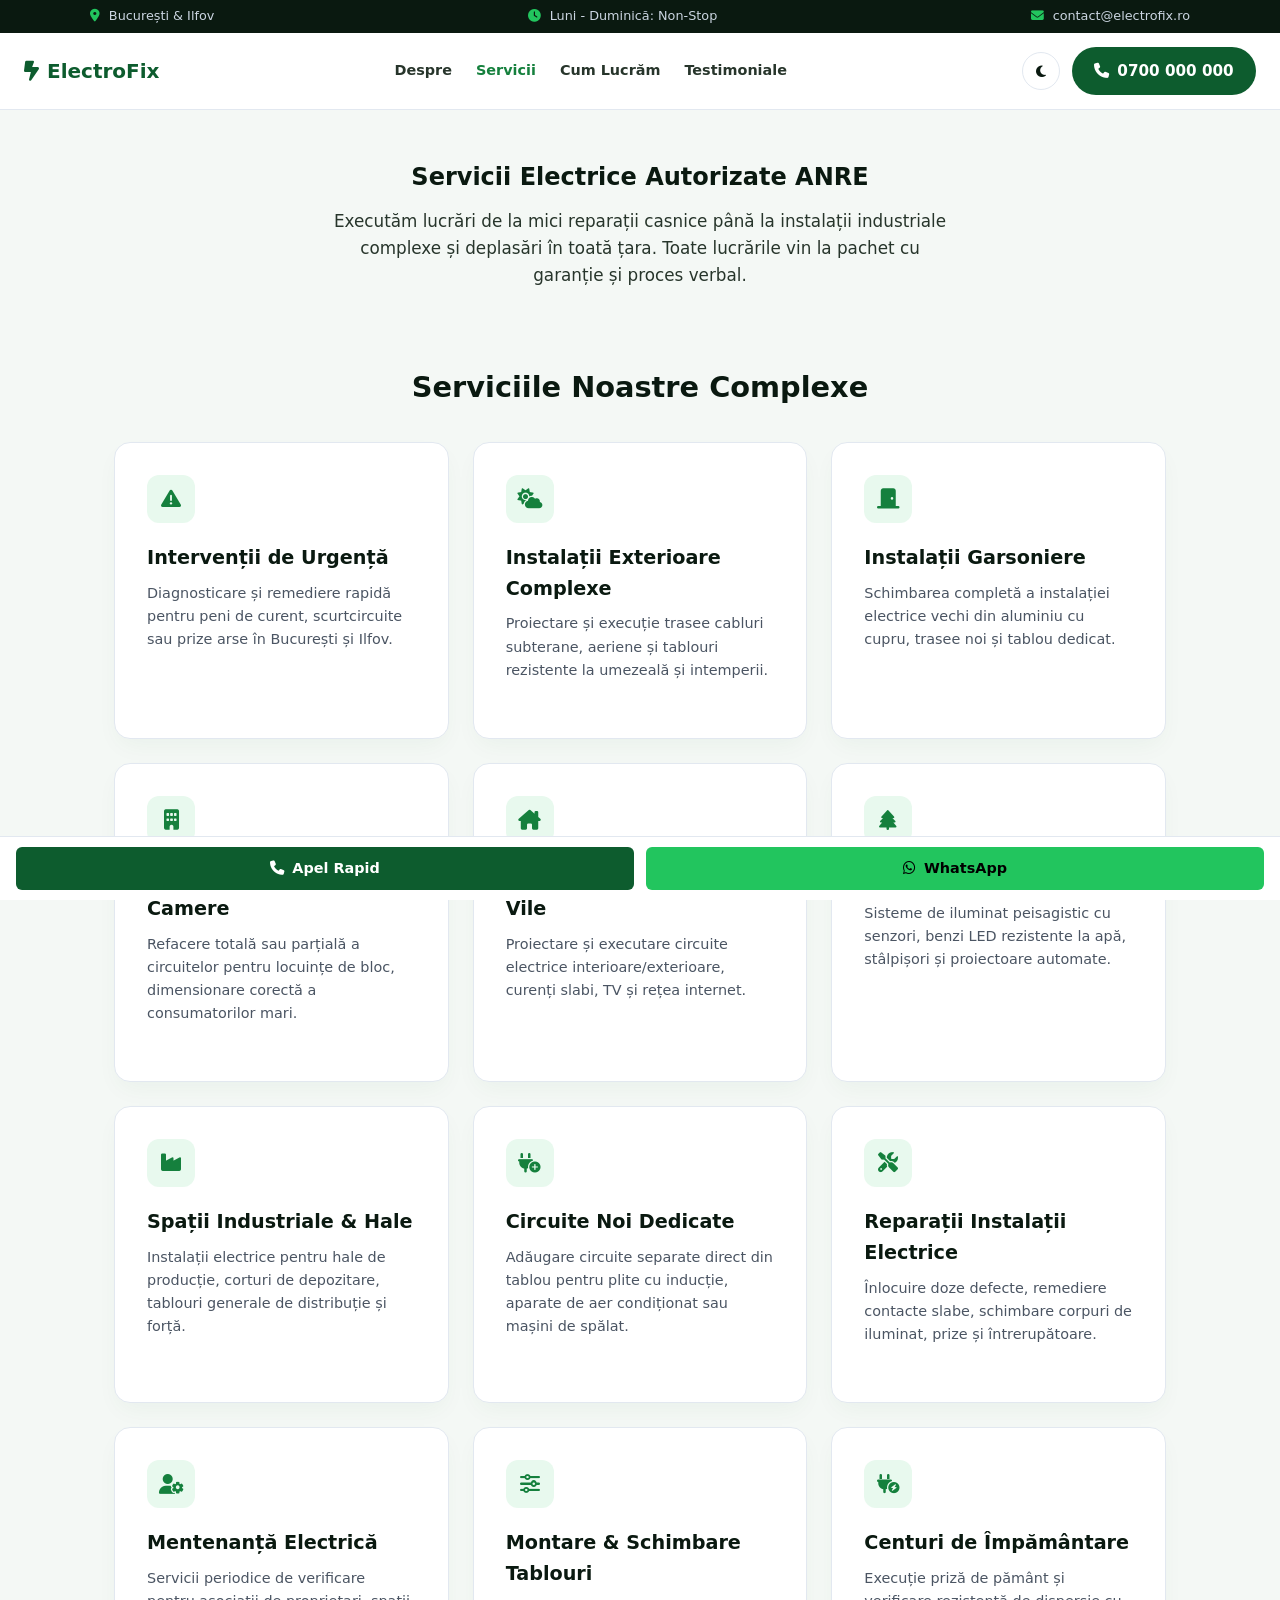
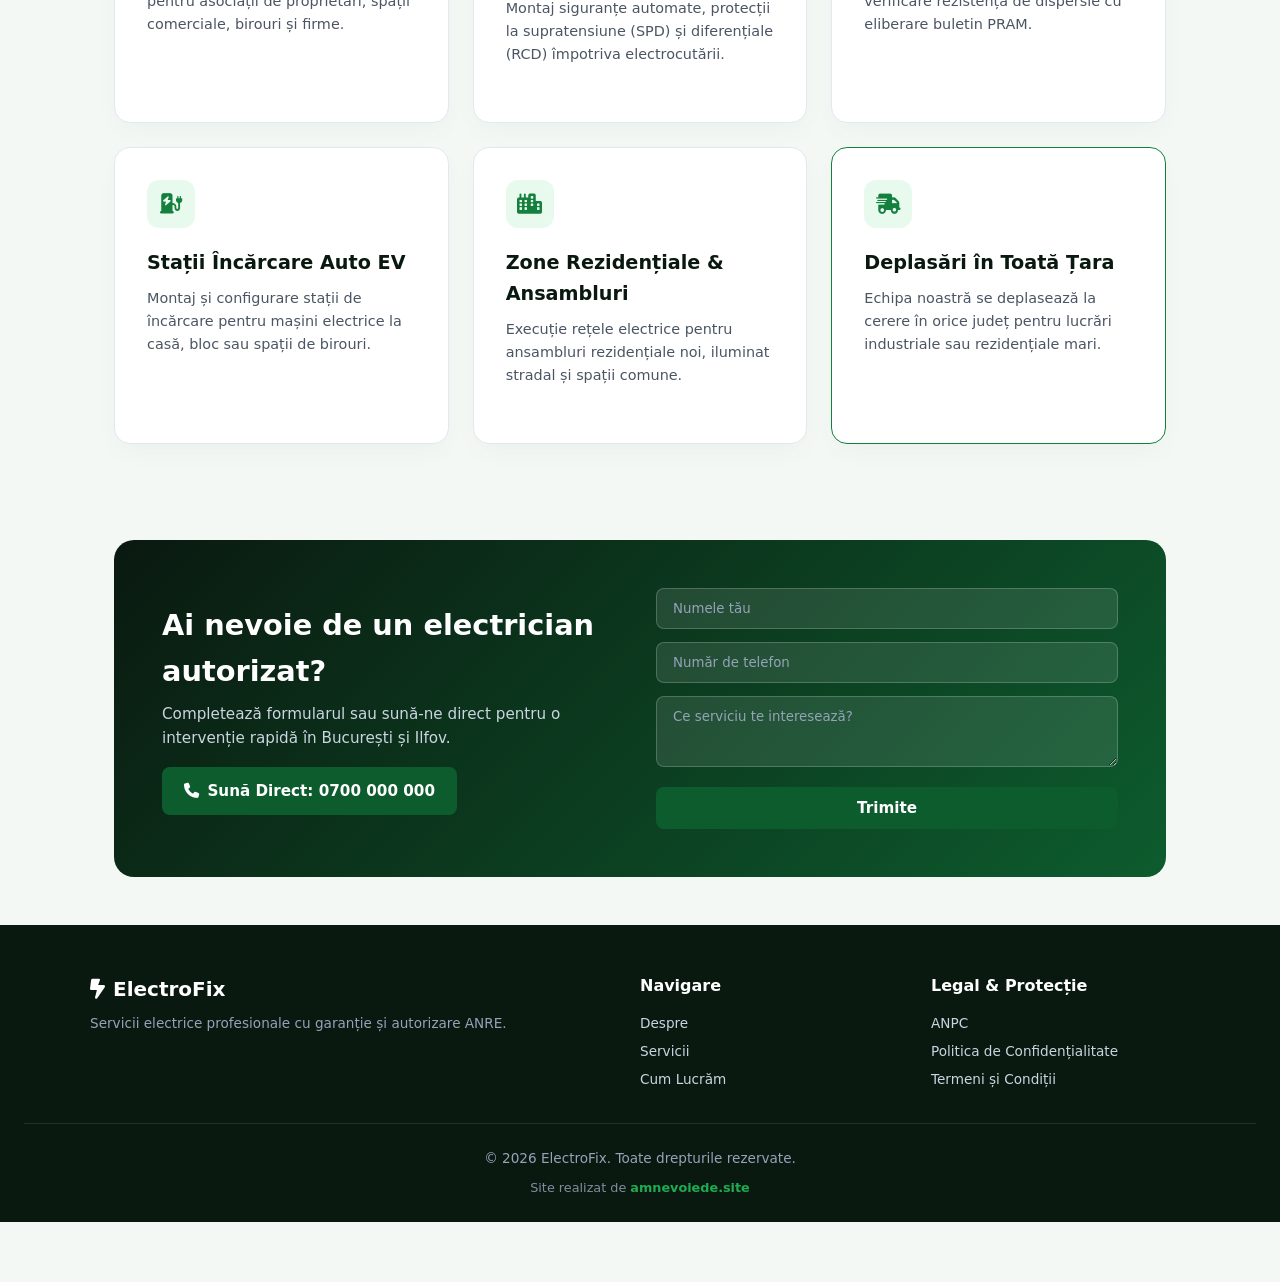
<file: templates/electrician/servicii.html>
<!DOCTYPE html>
<html lang="ro">

<head>
    <meta charset="UTF-8">
    <meta name="viewport" content="width=device-width, initial-scale=1.0">
    <title>Servicii Electrice Complexe & Intervenții | ElectroFix</title>
    <meta name="description"
        content="Vezi lista completă de servicii electrice autorizate ANRE: instalații garsoniere, apartamente, case, hale industriale, stații auto și intervenții naționale.">
    <meta name="robots" content="index, follow">
    <link rel="canonical" href="https://www.domeniutau.ro/servicii.html">

    <link rel="stylesheet" href="https://cdnjs.cloudflare.com/ajax/libs/font-awesome/6.4.0/css/all.min.css">
    <link rel="stylesheet" href="styles.css">
</head>

<body>

    <!-- Top Bar -->
    <div class="top-bar">
        <div class="top-bar-container">
            <div><i class="fa-solid fa-location-dot"></i> București & Ilfov</div>
            <div><i class="fa-solid fa-clock"></i> Luni - Duminică: Non-Stop</div>
            <div><i class="fa-solid fa-envelope"></i> contact@electrofix.ro</div>
        </div>
    </div>

    <!-- Header / Nav -->
    <header class="navbar">
        <a href="index.html" class="logo">
            <i class="fa-solid fa-bolt-lightning"></i>
            <span>ElectroFix</span>
        </a>

        <nav class="nav-links">
            <a href="index.html#despre">Despre</a>
            <a href="servicii.html" class="active">Servicii</a>
            <a href="index.html#proces">Cum Lucrăm</a>
            <a href="index.html#recenzii">Testimoniale</a>
        </nav>

        <div class="nav-actions">
            <!-- Butonul Hamburger pentru mobil -->
            <button id="menu-toggle" class="hamburger-btn" aria-label="Deschide meniul">
                <i class="fa-solid fa-bars"></i>
            </button>

            <button id="theme-toggle" class="theme-btn" aria-label="Schimbă tema">
                <i class="fa-solid fa-moon"></i>
            </button>
            <a href="tel:0700000000" class="btn btn-pill">
                <i class="fa-solid fa-phone"></i> 0700 000 000
            </a>
        </div>
    </header>

    <main>
        <!-- Hero Secțiune Servicii -->
        <section class="container text-center" style="padding-top: 3rem; padding-bottom: 1.5rem;">
            <h1>Servicii Electrice Autorizate ANRE</h1>
            <p class="hero-intro-text">
                Executăm lucrări de la mici reparații casnice până la instalații industriale complexe și deplasări în
                toată țara. Toate lucrările vin la pachet cu garanție și proces verbal.
            </p>
        </section>

        <!-- Grid Servicii Completa (15 Servicii) -->
        <section class="container">
            <h2 class="section-title text-center">Serviciile Noastre Complexe</h2>
            <div class="services-grid">

                <div class="service-card">
                    <div class="service-icon"><i class="fa-solid fa-triangle-exclamation"></i></div>
                    <h3>Intervenții de Urgență</h3>
                    <p>Diagnosticare și remediere rapidă pentru peni de curent, scurtcircuite sau prize arse în
                        București și Ilfov.</p>
                </div>

                <div class="service-card">
                    <div class="service-icon"><i class="fa-solid fa-cloud-sun"></i></div>
                    <h3>Instalații Exterioare Complexe</h3>
                    <p>Proiectare și execuție trasee cabluri subterane, aeriene și tablouri rezistente la umezeală și
                        intemperii.</p>
                </div>

                <div class="service-card">
                    <div class="service-icon"><i class="fa-solid fa-door-closed"></i></div>
                    <h3>Instalații Garsoniere</h3>
                    <p>Schimbarea completă a instalației electrice vechi din aluminiu cu cupru, trasee noi și tablou
                        dedicat.</p>
                </div>

                <div class="service-card">
                    <div class="service-icon"><i class="fa-solid fa-building"></i></div>
                    <h3>Apartamente 2, 3 și 4 Camere</h3>
                    <p>Refacere totală sau parțială a circuitelor pentru locuințe de bloc, dimensionare corectă a
                        consumatorilor mari.</p>
                </div>

                <div class="service-card">
                    <div class="service-icon"><i class="fa-solid fa-house-chimney"></i></div>
                    <h3>Instalații pentru Case & Vile</h3>
                    <p>Proiectare și executare circuite electrice interioare/exterioare, curenți slabi, TV și rețea
                        internet.</p>
                </div>

                <div class="service-card">
                    <div class="service-icon"><i class="fa-solid fa-tree"></i></div>
                    <h3>Iluminat Grădini și Curți</h3>
                    <p>Sisteme de iluminat peisagistic cu senzori, benzi LED rezistente la apă, stâlpișori și
                        proiectoare automate.</p>
                </div>

                <div class="service-card">
                    <div class="service-icon"><i class="fa-solid fa-industry"></i></div>
                    <h3>Spații Industriale & Hale</h3>
                    <p>Instalații electrice pentru hale de producție, corturi de depozitare, tablouri generale de
                        distribuție și forță.</p>
                </div>

                <div class="service-card">
                    <div class="service-icon"><i class="fa-solid fa-plug-circle-plus"></i></div>
                    <h3>Circuite Noi Dedicate</h3>
                    <p>Adăugare circuite separate direct din tablou pentru plite cu inducție, aparate de aer condiționat
                        sau mașini de spălat.</p>
                </div>

                <div class="service-card">
                    <div class="service-icon"><i class="fa-solid fa-screwdriver-wrench"></i></div>
                    <h3>Reparații Instalații Electrice</h3>
                    <p>Înlocuire doze defecte, remediere contacte slabe, schimbare corpuri de iluminat, prize și
                        întrerupătoare.</p>
                </div>

                <div class="service-card">
                    <div class="service-icon"><i class="fa-solid fa-user-gear"></i></div>
                    <h3>Mentenanță Electrică</h3>
                    <p>Servicii periodice de verificare pentru asociații de proprietari, spații comerciale, birouri și
                        firme.</p>
                </div>

                <div class="service-card">
                    <div class="service-icon"><i class="fa-solid fa-sliders"></i></div>
                    <h3>Montare & Schimbare Tablouri</h3>
                    <p>Montaj siguranțe automate, protecții la supratensiune (SPD) și diferențiale (RCD) împotriva
                        electrocutării.</p>
                </div>

                <div class="service-card">
                    <div class="service-icon"><i class="fa-solid fa-plug-circle-bolt"></i></div>
                    <h3>Centuri de Împământare</h3>
                    <p>Execuție priză de pământ și verificare rezistență de dispersie cu eliberare buletin PRAM.</p>
                </div>

                <div class="service-card">
                    <div class="service-icon"><i class="fa-solid fa-charging-station"></i></div>
                    <h3>Stații Încărcare Auto EV</h3>
                    <p>Montaj și configurare stații de încărcare pentru mașini electrice la casă, bloc sau spații de
                        birouri.</p>
                </div>

                <div class="service-card">
                    <div class="service-icon"><i class="fa-solid fa-city"></i></div>
                    <h3>Zone Rezidențiale & Ansambluri</h3>
                    <p>Execuție rețele electrice pentru ansambluri rezidențiale noi, iluminat stradal și spații comune.
                    </p>
                </div>

                <div class="service-card" style="border-color: var(--accent-green);">
                    <div class="service-icon"><i class="fa-solid fa-truck-fast"></i></div>
                    <h3>Deplasări în Toată Țara</h3>
                    <p>Echipa noastră se deplasează la cerere în orice județ pentru lucrări industriale sau rezidențiale
                        mari.</p>
                </div>

            </div>
        </section>

        <!-- Banner Contact -->
        <section id="contact" class="container">
            <!-- Banner Contact & Formular -->
            <div class="cta-banner-box">
                <div class="cta-banner-text">
                    <h2>Ai nevoie de un electrician autorizat?</h2>
                    <p>Completează formularul sau sună-ne direct pentru o intervenție rapidă în București și Ilfov.</p>
                    <a href="tel:0700000000" class="btn btn-emerald" style="margin-top: 1rem;">
                        <i class="fa-solid fa-phone"></i> Sună Direct: 0700 000 000
                    </a>
                </div>

                <div class="cta-form-wrapper">
                    <form action="#" method="POST">
                        <div class="form-group">
                            <input type="text" placeholder="Numele tău" required>
                        </div>
                        <div class="form-group">
                            <input type="tel" placeholder="Număr de telefon" required>
                        </div>
                        <div class="form-group">
                            <textarea rows="3" placeholder="Ce serviciu te interesează?" required></textarea>
                        </div>
                        <button type="submit" class="btn btn-emerald btn-full">Trimite</button>
                    </form>
                </div>
            </div>
        </section>

    </main>

    <!-- Footer -->
    <footer>
        <div class="footer-container">
            <div class="footer-brand">
                <a href="index.html" class="logo">
                    <i class="fa-solid fa-bolt-lightning"></i>
                    <span>ElectroFix</span>
                </a>
                <p>Servicii electrice profesionale cu garanție și autorizare ANRE.</p>
            </div>
            <div class="footer-nav">
                <h3>Navigare</h3>
                <a href="index.html#despre">Despre</a>
                <a href="servicii.html">Servicii</a>
                <a href="index.html#proces">Cum Lucrăm</a>
            </div>
            <div class="footer-legal">
                <h3>Legal & Protecție</h3>
                <a href="https://anpc.ro/" target="_blank" rel="nofollow">ANPC</a>
                <a href="#">Politica de Confidențialitate</a>
                <a href="#">Termeni și Condiții</a>
            </div>
        </div>
        <div class="footer-bottom">
            <p>&copy; 2026 ElectroFix. Toate drepturile rezervate.</p>
            <p class="footer-credit">Site realizat de <a href="https://amnevoiede.site" target="_blank"
                    rel="noopener">amnevoiede.site</a></p>
        </div>
    </footer>

    <!-- Mobile Sticky CTA -->
    <div class="mobile-bar">
        <a href="tel:0700000000" class="m-btn m-call"><i class="fa-solid fa-phone"></i> Apel Rapid</a>
        <a href="https://wa.me/40700000000" class="m-btn m-wa"><i class="fa-brands fa-whatsapp"></i> WhatsApp</a>
    </div>

    <script>
        // Theme Toggle
        const themeToggleBtn = document.getElementById('theme-toggle');
        const themeIcon = themeToggleBtn.querySelector('i');

        themeToggleBtn.addEventListener('click', () => {
            const isDark = document.body.classList.toggle('dark-theme');
            themeIcon.className = isDark ? 'fa-solid fa-sun' : 'fa-solid fa-moon';
            localStorage.setItem('theme', isDark ? 'dark' : 'light');
        });

        if (localStorage.getItem('theme') === 'dark') {
            document.body.classList.add('dark-theme');
            themeIcon.className = 'fa-solid fa-sun';
        }

        // Mobile Hamburger Menu Toggle
        const menuToggleBtn = document.getElementById('menu-toggle');
        const navLinks = document.querySelector('.nav-links');

        if (menuToggleBtn && navLinks) {
            menuToggleBtn.addEventListener('click', () => {
                navLinks.classList.toggle('active');
                const icon = menuToggleBtn.querySelector('i');
                if (icon) {
                    icon.className = navLinks.classList.contains('active') ? 'fa-solid fa-xmark' : 'fa-solid fa-bars';
                }
            });

            document.querySelectorAll('.nav-links a').forEach(link => {
                link.addEventListener('click', () => {
                    navLinks.classList.remove('active');
                    const icon = menuToggleBtn.querySelector('i');
                    if (icon) icon.className = 'fa-solid fa-bars';
                });
            });
        }
    </script>
</body>

</html>
</file>
<file: styles.css>
:root {
  --bg: #f7f9fc;
  --surface: #ffffff;
  --surface-alt: #f3f6fb;
  --surface-soft: #eef3ff;
  --line: rgba(17, 24, 39, 0.08);
  --line-strong: rgba(17, 24, 39, 0.14);
  --text: #111827;
  --text-soft: #5f6b7a;
  --text-faint: #8a93a2;
  --accent: #2f6dff;
  --accent-strong: #1d57df;
  --accent-soft: #e8f0ff;
  --dark: #1d2128;
  --success: #25d366;
  --warning: #ff8d2a;
  --radius-xl: 34px;
  --radius-lg: 28px;
  --radius-md: 22px;
  --radius-sm: 16px;
  --shadow: 0 20px 60px rgba(15, 23, 42, 0.06);
  --shadow-strong: 0 28px 80px rgba(15, 23, 42, 0.12);
  --max-width: 1200px;
  --font-body: "Inter", system-ui, sans-serif;
  --font-display: "Inter", system-ui, sans-serif;
}

*,
*::before,
*::after {
  box-sizing: border-box;
}

html {
  scroll-behavior: smooth;
  -webkit-text-size-adjust: 100%;
}

body {
  margin: 0;
  font-family: var(--font-body);
  color: var(--text);
  background:
    radial-gradient(circle at top left, rgba(47, 109, 255, 0.08), transparent 22rem),
    radial-gradient(circle at top right, rgba(47, 109, 255, 0.05), transparent 18rem),
    linear-gradient(180deg, #fbfcfe 0%, #f5f8fc 100%);
  line-height: 1.6;
  text-rendering: optimizeLegibility;
  -webkit-font-smoothing: antialiased;
}

img {
  display: block;
  max-width: 100%;
}

a {
  color: inherit;
  text-decoration: none;
}

button,
input,
textarea {
  font: inherit;
}

:focus-visible {
  outline: 2px solid var(--accent);
  outline-offset: 3px;
}

.container {
  width: min(100% - 2rem, var(--max-width));
  margin: 0 auto;
}

.site-header {
  position: sticky;
  top: 0;
  z-index: 70;
  background: rgba(247, 249, 252, 0.86);
  backdrop-filter: blur(14px);
  -webkit-backdrop-filter: blur(14px);
  border-bottom: 1px solid rgba(17, 24, 39, 0.06);
}

.topbar {
  background: linear-gradient(180deg, #2f6dff 0%, #2258d8 100%);
  border-bottom: 1px solid rgba(255, 255, 255, 0.12);
  color: rgba(255, 255, 255, 0.96);
}

.topbar-inner {
  min-height: 42px;
  display: flex;
  align-items: center;
  justify-content: flex-end;
  gap: 0.25rem;
}

.topbar-dropdown {
  position: relative;
}

.topbar-trigger {
  min-height: 34px;
  display: inline-flex;
  align-items: center;
  gap: 0.45rem;
  padding: 0.35rem 0.8rem;
  border: 0;
  border-radius: 999px;
  background: transparent;
  color: #ffffff;
  cursor: pointer;
  font-size: 0.92rem;
  transition: background 0.18s ease, color 0.18s ease;
}

.topbar-trigger:hover,
.topbar-trigger[aria-expanded="true"] {
  background: rgba(255, 255, 255, 0.14);
  color: #ffffff;
}

.topbar-flag {
  font-size: 1rem;
  line-height: 1;
}

.topbar-caret {
  width: 0;
  height: 0;
  border-left: 4px solid transparent;
  border-right: 4px solid transparent;
  border-top: 5px solid currentColor;
  margin-top: 2px;
}

.topbar-menu {
  position: absolute;
  top: calc(100% + 10px);
  right: 0;
  z-index: 120;
  background: rgba(255, 255, 255, 0.98);
  color: var(--text);
  border: 1px solid rgba(17, 24, 39, 0.06);
  border-radius: 24px;
  box-shadow: var(--shadow-strong);
  padding: 0.8rem;
  opacity: 0;
  visibility: hidden;
  transform: translateY(8px);
  pointer-events: none;
  transition: opacity 0.18s ease, transform 0.18s ease, visibility 0.18s ease;
}

.topbar-dropdown.is-open .topbar-menu {
  opacity: 1;
  visibility: visible;
  transform: translateY(0);
  pointer-events: auto;
}

.topbar-menu-small {
  width: 280px;
}

.topbar-menu-large {
  width: min(920px, calc(100vw - 2rem));
  padding: 1rem;
}

.topbar-menu-currency {
  width: 320px;
  display: grid;
  grid-template-columns: repeat(2, minmax(0, 1fr));
  gap: 0.55rem;
}

.topbar-menu a,
.language-item,
.currency-item {
  display: block;
  width: 100%;
  border: 0;
  border-radius: 16px;
  background: transparent;
  color: var(--text);
  text-align: left;
  cursor: pointer;
  padding: 0.8rem 0.9rem;
  transition: background 0.18s ease, color 0.18s ease;
}

.topbar-menu a:hover,
.language-item:hover,
.language-item.is-active,
.currency-item:hover,
.currency-item.is-active {
  background: var(--accent-soft);
  color: var(--accent);
}

.topbar-search {
  padding-bottom: 0.9rem;
  border-bottom: 1px solid rgba(17, 24, 39, 0.06);
  margin-bottom: 0.9rem;
}

.topbar-search input {
  width: 100%;
  min-height: 54px;
  padding: 0.9rem 1rem;
  border-radius: 18px;
  border: 1px solid var(--line);
  background: #fff;
  color: var(--text);
  font-size: 1rem;
}

.language-grid {
  display: grid;
  grid-template-columns: repeat(3, minmax(0, 1fr));
  gap: 0.55rem;
}

.header-inner {
  min-height: 78px;
  display: flex;
  align-items: center;
  justify-content: space-between;
  gap: 1rem;
}

.brand {
  display: inline-flex;
  align-items: center;
  gap: 0.7rem;
  font-family: var(--font-display);
  font-size: 1.2rem;
  font-weight: 900;
  letter-spacing: -0.05em;
  color: var(--text);
}

.brand-logo {
  width: 38px;
  height: 38px;
  object-fit: contain;
  flex: 0 0 38px;
}

.main-nav {
  display: flex;
  align-items: center;
  gap: 1.35rem;
}

.main-nav a {
  color: var(--text-soft);
  font-size: 0.95rem;
  transition: color 0.18s ease;
}

.main-nav a:hover {
  color: var(--text);
}

.nav-cta {
  min-height: 46px;
  padding: 0.75rem 1rem;
  display: inline-flex;
  align-items: center;
  justify-content: center;
  border-radius: 999px;
  background: var(--accent);
  color: #fff !important;
  font-weight: 700;
  box-shadow: 0 14px 28px rgba(47, 109, 255, 0.18);
}

.menu-toggle {
  display: none;
  width: 48px;
  height: 48px;
  border: 1px solid var(--line);
  border-radius: 14px;
  background: var(--surface);
  padding: 0;
  cursor: pointer;
}

.menu-toggle span {
  display: block;
  width: 18px;
  height: 2px;
  margin: 5px auto;
  background: var(--text);
}

.mobile-nav {
  display: none;
  padding: 0 1rem 1rem;
  background: rgba(247, 249, 252, 0.98);
  border-top: 1px solid rgba(17, 24, 39, 0.06);
}

.mobile-nav a {
  display: block;
  padding: 0.95rem 0;
  color: var(--text-soft);
}

.hero {
  padding: 3.5rem 0 2.75rem;
}

.hero-grid,
.process-layout,
.faq-layout,
.contact-grid {
  display: grid;
  grid-template-columns: minmax(0, 1fr) minmax(320px, 0.95fr);
  gap: 2rem;
  align-items: center;
}

.eyebrow,
.stats-kicker,
.pricing-kicker {
  display: inline-flex;
  align-items: center;
  gap: 0.55rem;
  margin: 0 0 1rem;
  color: var(--accent);
  font-size: 0.8rem;
  font-weight: 800;
  text-transform: uppercase;
  letter-spacing: 0.08em;
}

.eyebrow::before,
.stats-kicker::before {
  content: "";
  width: 8px;
  height: 8px;
  border-radius: 999px;
  background: var(--accent);
  box-shadow: 0 0 0 7px rgba(47, 109, 255, 0.08);
}

.hero-copy h1,
.section-head h2,
.process-copy h2,
.contact-copy h2,
.benefits-head h2,
.pricing-head h2,
.stats-head h2 {
  margin: 0;
  font-family: var(--font-display);
  font-weight: 900;
  letter-spacing: -0.065em;
  line-height: 0.95;
  color: var(--text);
}

.hero-copy h1 {
  font-size: clamp(2.9rem, 7vw, 5.2rem);
  max-width: 9ch;
}

.hero-text,
.section-head p,
.process-copy p,
.contact-copy p,
.step-card p,
.faq p,
.benefits-lead,
.pricing-lead,
.benefit-card p,
.stat-text,
.pricing-copy {
  color: var(--text-soft);
}

.hero-text {
  max-width: 36rem;
  margin-top: 1.15rem;
  font-size: 1.08rem;
}

.hero-list,
.pricing-list {
  list-style: none;
  padding: 0;
  margin: 1.5rem 0 0;
  display: grid;
  gap: 0.8rem;
}

.hero-list li,
.pricing-list li {
  position: relative;
  padding-left: 1.3rem;
  color: var(--text);
}

.hero-list li::before,
.pricing-list li::before {
  content: "";
  position: absolute;
  left: 0;
  top: 0.63rem;
  width: 8px;
  height: 8px;
  border-radius: 999px;
  background: var(--accent);
}

.hero-actions,
.form-actions,
.footer-links,
.contact-panels {
  display: flex;
  flex-wrap: wrap;
  gap: 0.9rem;
}

.hero-actions {
  margin-top: 1.7rem;
}

.btn {
  display: inline-flex;
  align-items: center;
  justify-content: center;
  min-height: 52px;
  padding: 0.9rem 1.2rem;
  border-radius: 16px;
  border: 1px solid transparent;
  font-weight: 700;
  cursor: pointer;
  transition: transform 0.18s ease, box-shadow 0.18s ease, background 0.18s ease, color 0.18s ease, border-color 0.18s ease;
}

.btn:hover {
  transform: translateY(-2px);
}

.btn-primary {
  background: linear-gradient(180deg, #377aff, #225fe9);
  color: #fff;
  box-shadow: 0 14px 28px rgba(47, 109, 255, 0.2);
}

.btn-primary:hover {
  background: linear-gradient(180deg, #225fe9, #1b54d1);
}

.btn-secondary {
  background: rgba(255, 255, 255, 0.84);
  border-color: var(--line);
  color: var(--text);
}

.hero-visual {
  position: relative;
}

.visual-frame {
  position: relative;
  min-height: 500px;
  border-radius: 34px;
  background:
    linear-gradient(180deg, rgba(255, 255, 255, 0.86), rgba(239, 245, 255, 0.96)),
    var(--surface);
  border: 1px solid rgba(17, 24, 39, 0.05);
  box-shadow: var(--shadow);
  overflow: hidden;
}

.visual-card {
  position: absolute;
  background: rgba(255, 255, 255, 0.94);
  border: 1px solid rgba(17, 24, 39, 0.05);
  box-shadow: var(--shadow);
}

.visual-card-main {
  left: 2rem;
  top: 3rem;
  width: 58%;
  min-height: 290px;
  padding: 1.5rem;
  border-radius: 28px;
}

.visual-card-main h2 {
  margin: 1rem 0 0;
  font-family: var(--font-display);
  font-size: 2rem;
  line-height: 1;
  letter-spacing: -0.05em;
}

.visual-card-main p {
  margin-top: 1rem;
  color: var(--text-soft);
  max-width: 17rem;
}

.visual-card-small {
  width: 44%;
  padding: 1rem 1.1rem;
  border-radius: 24px;
}

.visual-card-top {
  right: 2rem;
  top: 2rem;
}

.visual-card-bottom {
  right: 3.3rem;
  bottom: 2.2rem;
}

.visual-card-small strong {
  display: block;
  color: var(--text);
  font-size: 1rem;
}

.visual-card-small span {
  display: block;
  margin-top: 0.35rem;
  color: var(--text-soft);
  font-size: 0.92rem;
}

.visual-tag {
  display: inline-flex;
  align-items: center;
  min-height: 34px;
  padding: 0.35rem 0.75rem;
  border-radius: 999px;
  background: var(--accent-soft);
  color: var(--accent);
  font-size: 0.8rem;
  font-weight: 700;
}

.visual-glow {
  position: absolute;
  right: -80px;
  top: 40px;
  width: 240px;
  height: 240px;
  background: radial-gradient(circle, rgba(47, 109, 255, 0.18), transparent 70%);
  pointer-events: none;
}

.stats-section {
  padding: clamp(4.5rem, 8vw, 8rem) 0;
  background: #ffffff;
}

.stats-head {
  max-width: 760px;
  margin-bottom: clamp(2.2rem, 4vw, 4rem);
}

.stats-head h2 {
  font-size: clamp(2rem, 4vw, 3.6rem);
  max-width: 11ch;
}

.stats-grid {
  display: grid;
  grid-template-columns: 1fr;
  gap: 2rem 1.5rem;
}

.stat-item {
  min-width: 0;
}

.stat-number {
  margin: 0;
  font-family: var(--font-display);
  font-size: clamp(4rem, 10vw, 7.5rem);
  line-height: 0.88;
  font-weight: 900;
  letter-spacing: -0.08em;
  color: #000000;
}

.stat-text {
  margin: 0.95rem 0 0;
  max-width: 24ch;
  font-size: 0.98rem;
  line-height: 1.45;
  font-weight: 500;
  color: #111827;
}

.section {
  padding: clamp(4rem, 7vw, 6.25rem) 0;
}

.benefits-section {
  padding-top: clamp(4rem, 7vw, 7rem);
  padding-bottom: clamp(4rem, 7vw, 7rem);
}

.benefits-intro {
  display: grid;
  grid-template-columns: minmax(0, 1fr) minmax(280px, 0.9fr);
  gap: 2rem;
  align-items: start;
  margin-bottom: 2rem;
}

.benefits-head h2 {
  max-width: 10ch;
  font-size: clamp(2.2rem, 5vw, 4rem);
}

.benefits-lead {
  margin: 0;
  max-width: 34ch;
  font-size: 1.02rem;
  line-height: 1.5;
  justify-self: end;
}

.benefits-grid {
  display: grid;
  grid-template-columns: repeat(3, minmax(0, 1fr));
  gap: 1rem;
}

.benefit-card {
  min-width: 0;
  padding: 1rem;
  border-radius: 28px;
  background: rgba(255, 255, 255, 0.9);
  border: 1px solid rgba(17, 24, 39, 0.06);
  box-shadow: var(--shadow);
}

.benefit-card h3 {
  margin: 1.15rem 0 0;
  font-size: 1.1rem;
  line-height: 1.08;
  letter-spacing: -0.04em;
  color: var(--text);
}

.benefit-card p {
  margin: 0.7rem 0 0;
  font-size: 0.98rem;
  line-height: 1.5;
  max-width: 30ch;
}

.benefit-card-tall {
  grid-row: span 2;
}

.benefit-visual {
  position: relative;
  min-height: 250px;
  border-radius: 24px;
  overflow: hidden;
  background:
    radial-gradient(circle at 50% 30%, rgba(47, 109, 255, 0.08), transparent 28%),
    linear-gradient(180deg, #ffffff, #f8faff);
}

.benefit-card-tall .benefit-visual {
  min-height: 430px;
}

.benefit-visual::after {
  content: "";
  position: absolute;
  inset: 0;
  background: linear-gradient(180deg, rgba(255,255,255,0.05), rgba(255,255,255,0.45));
  pointer-events: none;
}

.benefit-visual-orbit {
  display: grid;
  place-items: center;
}

.orbit-center {
  position: relative;
  z-index: 2;
  display: inline-flex;
  align-items: center;
  justify-content: center;
  min-height: 54px;
  padding: 0.9rem 1.15rem;
  border-radius: 999px;
  background: linear-gradient(180deg, #ffb14a, #ff7a00);
  color: #fff;
  font-weight: 700;
  box-shadow: 0 20px 40px rgba(255, 122, 0, 0.25);
}

.orbit-chip {
  position: absolute;
  display: inline-flex;
  align-items: center;
  min-height: 42px;
  padding: 0.65rem 0.9rem;
  border-radius: 999px;
  background: #fff;
  color: var(--text);
  border: 1px solid rgba(17, 24, 39, 0.06);
  box-shadow: 0 16px 30px rgba(15, 23, 42, 0.07);
  font-size: 0.9rem;
}

.orbit-chip-a { top: 18%; left: 16%; }
.orbit-chip-b { top: 20%; right: 14%; }
.orbit-chip-c { bottom: 18%; left: 50%; transform: translateX(-50%); }

.benefit-visual-glow {
  display: grid;
  place-items: center;
}

.glow-tile {
  width: 112px;
  height: 112px;
  border-radius: 28px;
  background: #fff;
  box-shadow: 0 18px 50px rgba(15, 23, 42, 0.08);
  display: grid;
  place-items: center;
  position: relative;
}

.glow-tile span {
  width: 52px;
  height: 52px;
  border-radius: 18px;
  background: radial-gradient(circle, #ffd56a 0%, #ff9f1a 45%, #ff7a00 100%);
  box-shadow: 0 0 60px rgba(255, 153, 0, 0.35);
  display: block;
}

.benefit-visual-stack {
  background:
    radial-gradient(circle at 50% 10%, rgba(47, 109, 255, 0.05), transparent 25%),
    linear-gradient(180deg, #ffffff, #f7f9fc);
}

.stack-window {
  position: absolute;
  inset: 14% 20% 18% 20%;
  border-radius: 26px;
  background: linear-gradient(180deg, #ffffff, #fbfcff);
  box-shadow: inset 0 0 0 1px rgba(17, 24, 39, 0.05), 0 20px 40px rgba(15, 23, 42, 0.05);
}

.stack-window::before,
.stack-window::after {
  content: "";
  position: absolute;
  left: 14%;
  right: 14%;
  height: 10px;
  border-radius: 999px;
  background: #eef2f8;
}

.stack-window::before { top: 24%; }
.stack-window::after { top: 38%; }

.stack-chip {
  position: absolute;
  right: 10%;
  display: inline-flex;
  align-items: center;
  min-height: 44px;
  padding: 0.7rem 1rem;
  border-radius: 999px;
  color: #fff;
  font-size: 0.9rem;
  font-weight: 600;
  box-shadow: 0 18px 34px rgba(15, 23, 42, 0.12);
}

.stack-chip-top {
  top: 14%;
  background: linear-gradient(180deg, #8b5cf6, #c026d3);
}

.stack-chip-middle {
  top: 43%;
  background: linear-gradient(180deg, #22c55e, #16a34a);
}

.stack-chip-bottom {
  bottom: 14%;
  left: 6%;
  right: auto;
  background: linear-gradient(180deg, #ffb14a, #ff7a00);
}

.benefit-visual-flow {
  display: grid;
  place-items: center;
  gap: 1rem;
}

.flow-icon {
  width: 86px;
  height: 86px;
  display: grid;
  place-items: center;
  border-radius: 24px;
  background: #fff;
  box-shadow: 0 18px 40px rgba(15, 23, 42, 0.08);
  font-size: 2rem;
}

.flow-pill {
  display: inline-flex;
  align-items: center;
  min-height: 44px;
  padding: 0.7rem 1rem;
  border-radius: 999px;
  background: #fff;
  border: 1px solid rgba(17, 24, 39, 0.06);
  color: var(--text);
  box-shadow: 0 16px 30px rgba(15, 23, 42, 0.06);
}

.benefit-visual-list {
  display: grid;
  place-items: center;
}

.list-screen {
  width: min(78%, 270px);
  aspect-ratio: 1 / 1.1;
  border-radius: 26px;
  background: linear-gradient(180deg, #ffffff, #f9fbff);
  box-shadow: inset 0 0 0 1px rgba(17, 24, 39, 0.05), 0 18px 40px rgba(15, 23, 42, 0.06);
  padding: 1.3rem;
  position: relative;
}

.list-screen span {
  display: block;
  height: 10px;
  border-radius: 999px;
  background: #edf1f7;
  margin-bottom: 1rem;
}

.list-screen span:nth-child(1) { width: 76%; }
.list-screen span:nth-child(2) { width: 88%; }
.list-screen span:nth-child(3) { width: 63%; }

.list-badge {
  position: absolute;
  left: 10%;
  bottom: 16%;
  min-height: 42px;
  display: inline-flex;
  align-items: center;
  padding: 0.65rem 0.95rem;
  border-radius: 999px;
  background: linear-gradient(180deg, #ff5c5c, #d62828);
  color: #fff;
  font-size: 0.88rem;
  box-shadow: 0 18px 34px rgba(214, 40, 40, 0.2);
}

.benefit-visual-tag {
  display: grid;
  place-items: center;
}

.price-tag {
  width: 150px;
  height: 190px;
  border-radius: 28px;
  background: linear-gradient(180deg, #ffffff, #f8f9fc);
  box-shadow: inset 0 0 0 1px rgba(17, 24, 39, 0.05), 0 18px 40px rgba(15, 23, 42, 0.06);
  position: relative;
  display: grid;
  place-items: center;
}

.price-tag::before {
  content: "";
  position: absolute;
  top: -14px;
  left: 50%;
  width: 26px;
  height: 26px;
  border-radius: 999px;
  background: #ffffff;
  box-shadow: 0 8px 20px rgba(15, 23, 42, 0.08);
  transform: translateX(-50%);
}

.price-tag span {
  width: 76px;
  height: 76px;
  display: grid;
  place-items: center;
  border-radius: 999px;
  background: radial-gradient(circle, #ffb24f 0%, #ff7a00 70%);
  color: #fff;
  font-size: 0.92rem;
  font-weight: 700;
  text-align: center;
  box-shadow: 0 16px 32px rgba(255, 122, 0, 0.22);
}

.pricing-section {
  padding-top: clamp(4rem, 8vw, 7rem);
  padding-bottom: clamp(4rem, 8vw, 7rem);
}

.pricing-head {
  margin-bottom: 2rem;
}

.pricing-head h2 {
  max-width: 10ch;
  font-size: clamp(2.2rem, 5vw, 4rem);
}

.pricing-grid {
  display: grid;
  grid-template-columns: repeat(3, minmax(0, 1fr));
  gap: 1.25rem;
  align-items: stretch;
}

.pricing-card {
  min-width: 0;
  border-radius: 34px;
  background: rgba(255, 255, 255, 0.92);
  border: 1px solid rgba(17, 24, 39, 0.06);
  box-shadow: var(--shadow);
  padding: 1rem;
}

.pricing-card-inner {
  height: 100%;
  border-radius: 28px;
  background: #ffffff;
  border: 1px solid rgba(17, 24, 39, 0.06);
  padding: 1.6rem;
}

.pricing-card-featured {
  background: linear-gradient(180deg, #8f5cff 0%, #4c75ff 100%);
  box-shadow: 0 24px 80px rgba(98, 96, 255, 0.28);
  transform: translateY(-10px);
}

.pricing-card-featured .pricing-card-inner {
  background: #1f2329;
  border-color: rgba(255, 255, 255, 0.06);
}

.pricing-popular {
  padding: 0.25rem 0.45rem 1rem;
  font-size: 0.95rem;
  font-weight: 800;
  font-style: italic;
  text-transform: uppercase;
  letter-spacing: 0.06em;
  color: rgba(255, 255, 255, 0.94);
}

.pricing-kicker {
  margin-bottom: 1rem;
  color: var(--text-faint);
}

.pricing-card h3 {
  margin: 0;
  font-size: clamp(2rem, 3vw, 3rem);
  line-height: 1;
  letter-spacing: -0.05em;
  color: var(--text);
  font-weight: 800;
}

.pricing-card-inner-dark h3 {
  color: #ffffff;
}

.pricing-price {
  margin-top: 2rem;
  display: flex;
  align-items: end;
  gap: 0.55rem;
  flex-wrap: wrap;
}

.pricing-price-dark .pricing-note {
  color: rgba(255, 255, 255, 0.56);
}

.pricing-amount {
  font-size: clamp(3rem, 6vw, 5rem);
  line-height: 0.9;
  letter-spacing: -0.08em;
  font-weight: 900;
  color: var(--text);
}

.pricing-card-inner-dark .pricing-amount {
  color: #ffffff;
}

.pricing-note {
  padding-bottom: 0.45rem;
  color: var(--text-faint);
  font-size: 1rem;
}

.pricing-copy {
  margin: 1.5rem 0 0;
  max-width: 25ch;
  font-size: 1rem;
  line-height: 1.55;
}

.pricing-copy-dark {
  color: rgba(255, 255, 255, 0.72);
}

.pricing-list {
  margin: 1.5rem 0 2rem;
  gap: 1rem;
}

.pricing-list li {
  padding-left: 2rem;
  font-size: 1rem;
}

.pricing-list li::before {
  top: 0.15rem;
  width: 1.35rem;
  height: 1.35rem;
  border-radius: 12px;
  background: linear-gradient(180deg, #eef3ff, #f5f8ff);
  box-shadow: inset 0 0 0 1px rgba(47, 109, 255, 0.08);
}

.pricing-list li::after {
  content: "✓";
  position: absolute;
  left: 0.38rem;
  top: 0.03rem;
  font-size: 0.85rem;
  font-weight: 800;
  color: #7a70ff;
}

.pricing-list-dark li {
  color: rgba(255, 255, 255, 0.86);
}

.pricing-list-dark li::before {
  background: rgba(63, 97, 160, 0.35);
  box-shadow: inset 0 0 0 1px rgba(255, 255, 255, 0.05);
}

.pricing-list-dark li::after {
  color: #7fb3ff;
}

.pricing-button {
  min-height: 58px;
  display: inline-flex;
  align-items: center;
  justify-content: center;
  width: 100%;
  padding: 0.95rem 1.2rem;
  border-radius: 18px;
  font-size: 1rem;
  font-weight: 800;
  transition: transform 0.18s ease, box-shadow 0.18s ease, background 0.18s ease, color 0.18s ease;
}

.pricing-button:hover {
  transform: translateY(-1px);
}

.pricing-button-light {
  background: #ffffff;
  border: 1px solid rgba(17, 24, 39, 0.1);
  color: var(--text);
  box-shadow: 0 8px 24px rgba(15, 23, 42, 0.04);
}

.pricing-button-gradient {
  color: #ffffff;
  background: linear-gradient(90deg, #5a6cff 0%, #4ea4ff 48%, #bb5bff 100%);
  box-shadow: 0 18px 32px rgba(92, 110, 255, 0.32);
}

.process-copy h2,
.contact-copy h2,
.section-head h2 {
  font-size: clamp(2.1rem, 5vw, 4rem);
  max-width: 12ch;
}

.process-steps,
.faq {
  display: grid;
  gap: 1rem;
}

.step-card,
.contact-panel,
.contact-form,
.faq details {
  background: rgba(255, 255, 255, 0.88);
  border: 1px solid rgba(17, 24, 39, 0.06);
  border-radius: 24px;
  box-shadow: var(--shadow);
}

.step-card {
  display: grid;
  grid-template-columns: auto 1fr;
  gap: 1rem;
  padding: 1.2rem;
  align-items: start;
}

.step-no {
  min-width: 46px;
  height: 46px;
  display: grid;
  place-items: center;
  border-radius: 14px;
  background: var(--accent-soft);
  color: var(--accent);
  font-weight: 800;
}

.step-card h3 {
  margin: 0.15rem 0 0;
  font-size: 1.18rem;
  line-height: 1.1;
  letter-spacing: -0.03em;
  color: var(--text);
}

.step-card p {
  margin: 0.55rem 0 0;
}

.faq {
  gap: 0.9rem;
}

.faq details {
  overflow: hidden;
}

.faq summary {
  list-style: none;
  cursor: pointer;
  padding: 1.15rem 1.25rem;
  font-weight: 700;
  color: var(--text);
}

.faq summary::-webkit-details-marker {
  display: none;
}

.faq p {
  margin: 0;
  padding: 0 1.25rem 1.2rem;
}

.contact-section {
  padding-bottom: 5rem;
}

.contact-panels {
  margin-top: 1.5rem;
}

.contact-panel {
  flex: 1 1 220px;
  padding: 1.1rem 1.15rem;
}

.contact-grid {
  align-items: start;
}

.contact-form {
  display: grid;
  gap: 1rem;
  padding: 1.35rem;
}

.field-row {
  display: grid;
  gap: 0.45rem;
}

label {
  font-size: 0.95rem;
  font-weight: 600;
  color: var(--text);
}

input,
textarea {
  width: 100%;
  padding: 0.95rem 1rem;
  border-radius: 16px;
  border: 1px solid var(--line);
  background: #fff;
  color: var(--text);
}

textarea {
  min-height: 180px;
  resize: vertical;
}

.button2 {
  display: inline-flex;
  align-items: center;
  justify-content: center;
  gap: 0.7rem;
  min-height: 52px;
  padding: 0.9rem 1.4rem 0.9rem 1.15rem;
  position: relative;
  isolation: isolate;
  overflow: hidden;
  border-radius: 16px;
  background: #f4f7f5;
  border: 1px solid rgba(20, 164, 77, 0.12);
  color: #0f1d14;
  font-size: 1rem;
  font-weight: 700;
  line-height: 1;
  box-shadow: var(--shadow);
  transition: color 0.2s ease, border-color 0.2s ease, transform 0.18s ease, box-shadow 0.2s ease;
}

.button2-label,
.button2 svg {
  position: relative;
  z-index: 3;
}

.button2 svg {
  width: 28px;
  height: 28px;
  flex: 0 0 28px;
}

.button2::before,
.button2::after {
  content: "";
  position: absolute;
  border-radius: 50%;
  transition: all 0.5s 0.1s cubic-bezier(0.55, 0, 0.1, 1);
  z-index: 1;
}

.button2::before {
  left: 50%;
  top: 100%;
  width: 140%;
  height: 180%;
  transform: translateX(-50%) scaleY(1) scaleX(1.25);
  background-color: rgba(0, 0, 0, 0.04);
}

.button2::after {
  left: 55%;
  top: 180%;
  width: 160%;
  height: 190%;
  transform: translateX(-50%) scaleY(1) scaleX(1.45);
  background-color: #14a44d;
}

.button2:hover {
  color: #fff;
  border-color: #14a44d;
  transform: translateY(-1px);
}

.button2:hover::before {
  top: -35%;
  background-color: #14a44d;
  transform: translateX(-50%) scaleY(1.3) scaleX(0.8);
}

.button2:hover::after {
  top: -45%;
  background-color: #14a44d;
  transform: translateX(-50%) scaleY(1.3) scaleX(0.8);
}

.site-footer {
  padding: 1.8rem 0 2.5rem;
  border-top: 1px solid rgba(17, 24, 39, 0.06);
}

.footer-inner {
  display: flex;
  align-items: center;
  justify-content: space-between;
  gap: 1rem;
  flex-wrap: wrap;
}

.footer-inner p,
.footer-links a {
  margin: 0;
  color: var(--text-faint);
}

.reveal {
  opacity: 0;
  transform: translateY(18px);
  transition: opacity 0.55s ease, transform 0.55s ease;
}

.reveal.is-visible {
  opacity: 1;
  transform: translateY(0);
}

.benefit-card,
.step-card,
.contact-panel,
.contact-form,
.faq details,
.visual-card,
.pricing-card {
  transition: transform 0.2s ease, box-shadow 0.2s ease, border-color 0.2s ease;
}

.benefit-card:hover,
.step-card:hover,
.contact-panel:hover,
.contact-form:hover,
.faq details:hover,
.visual-card:hover,
.pricing-card:hover {
  transform: translateY(-4px);
  box-shadow: 0 24px 50px rgba(15, 23, 42, 0.11);
  border-color: var(--line-strong);
}

.pricing-card-featured:hover {
  transform: translateY(-12px);
}

@media (min-width: 700px) {
  .stats-grid {
    grid-template-columns: repeat(2, minmax(0, 1fr));
    gap: 2.5rem 2rem;
  }
}

@media (min-width: 1120px) {
  .stats-grid {
    grid-template-columns: repeat(4, minmax(0, 1fr));
    gap: 2rem;
  }

  .stat-text {
    max-width: 18ch;
  }
}

@media (max-width: 1100px) {
  .benefits-grid,
  .pricing-grid {
    grid-template-columns: repeat(2, minmax(0, 1fr));
  }

  .benefits-intro {
    grid-template-columns: 1fr;
  }

  .benefits-lead {
    justify-self: start;
  }

  .pricing-card-featured {
    order: -1;
  }
}

@media (max-width: 1024px) {
  .hero-grid,
  .process-layout,
  .faq-layout,
  .contact-grid {
    grid-template-columns: 1fr;
  }

  .hero-copy h1,
  .section-head h2,
  .process-copy h2,
  .contact-copy h2 {
    max-width: 14ch;
  }

  .visual-frame {
    min-height: 400px;
  }
}

@media (max-width: 900px) {
  .language-grid {
    grid-template-columns: repeat(2, minmax(0, 1fr));
  }
}

@media (max-width: 760px) {
  .main-nav,
  .topbar {
    display: none;
  }

  .menu-toggle {
    display: inline-block;
  }

  .mobile-nav.is-open {
    display: block;
  }

  .hero {
    padding-top: 1.8rem;
  }

  .hero-actions .btn,
  .form-actions .btn,
  .form-actions .button2,
  .pricing-grid {
    width: 100%;
  }

  .benefits-grid,
  .pricing-grid {
    grid-template-columns: 1fr;
  }

  .benefit-card-tall {
    grid-row: auto;
  }

  .benefit-card-tall .benefit-visual,
  .benefit-visual {
    min-height: 260px;
  }

  .visual-frame {
    min-height: 340px;
  }

  .visual-card-main {
    width: calc(100% - 2rem);
    left: 1rem;
    top: 1rem;
    min-height: 200px;
  }

  .visual-card-main h2 {
    font-size: 1.6rem;
  }

  .visual-card-top,
  .visual-card-bottom {
    width: 46%;
    right: auto;
    bottom: 1rem;
  }

  .visual-card-top {
    left: 1rem;
    top: auto;
  }

  .visual-card-bottom {
    left: calc(54% - 0.2rem);
  }

  .section,
  .pricing-section,
  .benefits-section {
    padding: 3.75rem 0;
  }

  .pricing-card-featured {
    transform: none;
  }

  .pricing-card-featured:hover {
    transform: translateY(-4px);
  }
}

@media (prefers-reduced-motion: reduce) {
  html {
    scroll-behavior: auto;
  }

  *,
  *::before,
  *::after {
    animation: none !important;
    transition: none !important;
  }

  .reveal {
    opacity: 1;
    transform: none;
  }
}
.faq-section {
  padding-top: clamp(4rem, 7vw, 6rem);
}

.faq-head {
  max-width: 860px;
  margin-bottom: 1.6rem;
}

.faq-head h2 {
  font-size: clamp(2.1rem, 5vw, 4rem);
  max-width: 20ch;
}

.faq-stack {
  display: grid;
  gap: 1rem;
  max-width: 100%;
}

.faq {
  gap: 1rem;
}

.faq details {
  background: rgba(255, 255, 255, 0.94);
  border: 1px solid rgba(17, 24, 39, 0.08);
  border-radius: 24px;
  box-shadow: 0 8px 28px rgba(15, 23, 42, 0.04);
  overflow: hidden;
  transition: border-color 0.2s ease, box-shadow 0.2s ease, background 0.2s ease;
}

.faq details:hover {
  border-color: rgba(17, 24, 39, 0.14);
  box-shadow: 0 14px 34px rgba(15, 23, 42, 0.06);
  transform: none;
}

.faq details[open] {
  background: #ffffff;
}

.faq summary {
  list-style: none;
  cursor: pointer;
  position: relative;
  padding: 1.45rem 4.5rem 1.45rem 1.5rem;
  font-weight: 500;
  font-size: clamp(1rem, 1.6vw, 1.12rem);
  line-height: 1.35;
  color: #111827;
}

.faq summary::-webkit-details-marker {
  display: none;
}

.faq summary::before,
.faq summary::after {
  content: "";
  position: absolute;
  right: 1.55rem;
  top: 50%;
  width: 18px;
  height: 2px;
  background: #111827;
  border-radius: 999px;
  transform: translateY(-50%);
  transition: transform 0.2s ease, opacity 0.2s ease;
}

.faq summary::after {
  transform: translateY(-50%) rotate(90deg);
}

.faq details[open] summary::after {
  opacity: 0;
  transform: translateY(-50%) rotate(90deg) scaleX(0.4);
}

.faq p {
  margin: 0;
  padding: 0 1.5rem 1.45rem;
  max-width: 110ch;
  color: var(--text-soft);
  font-size: 1rem;
  line-height: 1.7;
}

@media (max-width: 760px) {
  .faq-head {
    margin-bottom: 1.2rem;
  }

  .faq details {
    border-radius: 20px;
  }

  .faq summary {
    padding: 1.15rem 3.8rem 1.15rem 1.1rem;
    font-size: 1rem;
  }

  .faq summary::before,
  .faq summary::after {
    right: 1.2rem;
    width: 16px;
  }

  .faq p {
    padding: 0 1.1rem 1.15rem;
    font-size: 0.97rem;
    line-height: 1.65;
  }
}
</file>
<file: templates/electrician/styles.css>
:root {
    --primary-dark: #0A1910;
    --primary-green: #0d5c2e;
    --accent-green: #15803d;
    --accent-light: #22c55e;
    --bg-light: #f4f8f5;
    --bg-surface: #ffffff;
    --border-color: #e2e8f0;
    
    --text-primary: #0a1910;
    --text-secondary: #27352b;
    --text-muted: #4b5563;
    
    --card-shadow: 0 10px 25px -5px rgba(13, 92, 46, 0.05);
}

body.dark-theme {
    --bg-light: #070d09;
    --bg-surface: #101c14;
    --border-color: #1e3325;
    
    --text-primary: #f1f5f2;
    --text-secondary: #cbd5e1;
    --text-muted: #94a3b8;
    
    --card-shadow: 0 10px 25px -5px rgba(0, 0, 0, 0.5);
}

* {
    box-sizing: border-box;
    margin: 0;
    padding: 0;
    font-family: system-ui, -apple-system, sans-serif;
    scroll-behavior: smooth;
    transition: background-color 0.2s, border-color 0.2s, color 0.2s;
}

body {
    background-color: var(--bg-light);
    color: var(--text-primary);
    line-height: 1.6;
    padding-bottom: 60px !important;
}

/* Top Bar */
.top-bar {
    background-color: var(--primary-dark);
    color: #cbd5e1;
    font-size: 0.8rem;
    padding: 0.4rem 1.5rem;
}

.top-bar-container {
    max-width: 1100px;
    margin: 0 auto;
    display: flex;
    justify-content: space-between;
    flex-wrap: wrap;
    gap: 0.5rem;
}

.top-bar i { color: var(--accent-light); margin-right: 0.3rem; }

/* Header Navbar */
.navbar {
    position: sticky;
    top: 0;
    background-color: var(--bg-surface);
    border-bottom: 1px solid var(--border-color);
    padding: 0.85rem 1.5rem;
    display: flex;
    justify-content: space-between;
    align-items: center;
    z-index: 1000;
}

.logo {
    font-weight: 800;
    font-size: 1.25rem;
    color: var(--primary-green);
    display: flex;
    align-items: center;
    gap: 0.5rem;
    text-decoration: none;
}

body.dark-theme .logo {
    color: var(--accent-light);
}

.nav-links {
    display: none;
    gap: 1.5rem;
}

.nav-links a {
    text-decoration: none;
    color: var(--text-secondary);
    font-weight: 600;
    font-size: 0.9rem;
}

.nav-links a:hover, .nav-links a.active { color: var(--accent-green); }

@media(min-width: 768px) {
    .nav-links { display: flex; }
    body { padding-bottom: 0; }
}

.nav-actions {
    display: flex;
    align-items: center;
    gap: 0.75rem;
}

.theme-btn {
    background: transparent;
    border: 1px solid var(--border-color);
    color: var(--text-primary);
    width: 38px;
    height: 38px;
    border-radius: 50%;
    cursor: pointer;
}

/* Hero Layout */
.hero-section {
    max-width: 1100px;
    margin: 0 auto;
    padding: 3rem 1.5rem;
    display: grid;
    grid-template-columns: 1fr;
    gap: 2.5rem;
    align-items: center;
}

@media(min-width: 900px) {
    .hero-section { grid-template-columns: 1.2fr 1fr; padding: 4rem 1.5rem; }
}

.hero-intro-text {
    max-width: 58ch;
    margin: 0.75rem auto 0 auto;
    color: var(--text-secondary);
    font-size: 1.05rem;
}

.hero-trust-tags {
    display: flex;
    gap: 1.25rem;
    flex-wrap: wrap;
    margin-bottom: 2rem;
}

.hero-trust-tags span {
    display: inline-flex;
    align-items: center;
    gap: 0.4rem;
    font-size: 0.85rem;
    font-weight: 600;
    color: var(--text-secondary);
}

.hero-trust-tags i {
    color: var(--accent-green);
}

.hero-content h1 {
    font-size: 2.3rem;
    font-weight: 800;
    line-height: 1.2;
    margin-bottom: 1rem;
}

.hero-content h1 span { color: var(--accent-green); }

.hero-content p {
    color: var(--text-secondary);
    font-size: 1.05rem;
    margin-bottom: 1.5rem;
}

.hero-checklist {
    list-style: none;
    margin-bottom: 2rem;
}

.hero-checklist li {
    display: flex;
    align-items: center;
    gap: 0.6rem;
    font-weight: 600;
    color: var(--text-secondary);
    font-size: 0.95rem;
    margin-bottom: 0.5rem;
}

.hero-checklist i { color: var(--accent-green); }

/* Buttons */
.btn {
    display: inline-flex;
    align-items: center;
    justify-content: center;
    gap: 0.5rem;
    padding: 0.75rem 1.4rem;
    border-radius: 8px;
    font-weight: 700;
    text-decoration: none;
    font-size: 0.95rem;
    cursor: pointer;
    border: none;
}

.btn-pill { border-radius: 50px; background-color: var(--primary-green); color: #fff; }
.btn-emerald { background-color: var(--primary-green); color: #ffffff; }
.btn-emerald:hover { background-color: var(--accent-green); }

.btn-outline {
    border: 1px solid var(--border-color);
    background-color: var(--bg-surface);
    color: var(--text-primary);
}

.hero-cta {
    display: flex;
    gap: 0.75rem;
    flex-wrap: wrap;
    margin-bottom: 2rem;
}

/* Social Proof Pills */
.social-proof-pills {
    display: flex;
    gap: 1rem;
    flex-wrap: wrap;
}

.google-rating-card, .counter-pill {
    background-color: var(--bg-surface);
    border: 1px solid var(--border-color);
    padding: 0.6rem 1rem;
    border-radius: 12px;
    display: flex;
    align-items: center;
    gap: 0.75rem;
    font-size: 0.85rem;
    box-shadow: var(--card-shadow);
}

.google-icon {
    width: 24px;
    height: 24px;
    object-fit: contain;
}

.google-rating-card strong, .counter-pill strong { display: block; font-size: 0.95rem; }

/* Image Styles */
.img-frame-main, .img-frame-secondary {
    background-color: var(--bg-surface);
    border: 2px var(--border-color);
    border-radius: 24px;
    height: 320px;
    overflow: hidden;
    box-shadow: 0 10px 25px -5px rgba(0, 0, 0, 0.533);
}

.img-frame-main img, 
.img-frame-secondary img {
    width: 100%;
    height: 100%;
    object-fit: cover;
    display: block;
}

/* Section Shared */
.container {
    max-width: 1100px;
    margin: 0 auto;
    padding: 3rem 1.5rem;
}

.sub-heading {
    color: var(--accent-green);
    font-weight: 800;
    text-transform: uppercase;
    font-size: 0.8rem;
    letter-spacing: 1px;
}

.section-title {
    font-size: 1.8rem;
    font-weight: 800;
    margin-top: 0.2rem;
    margin-bottom: 2rem;
}

.text-center { text-align: center; }

/* About Section */
.about-section {
    display: grid;
    grid-template-columns: 1fr;
    gap: 2rem;
    align-items: center;
}

@media(min-width: 768px) {
    .about-section { grid-template-columns: 1fr 1fr; }
}

.feature-points {
    display: flex;
    flex-direction: column;
    gap: 1.25rem;
    margin-top: 1.5rem;
}

.f-item {
    display: flex;
    gap: 1rem;
    align-items: flex-start;
}

.f-item i {
    font-size: 1.25rem;
    color: var(--accent-green);
    background-color: var(--bg-surface);
    padding: 0.75rem;
    border-radius: 10px;
    border: 1px solid var(--border-color);
}

.f-item h3 { font-size: 1.05rem; margin-bottom: 0.2rem; }
.f-item p { 
    font-size: 0.9rem; 
    color: var(--text-secondary);
}

/* Services Grid */
.services-grid {
    display: grid;
    grid-template-columns: 1fr;
    gap: 1.5rem;
}

@media(min-width: 768px) {
    .services-grid { grid-template-columns: repeat(3, 1fr); }
}

.service-card {
    background-color: var(--bg-surface);
    border: 1px solid var(--border-color);
    padding: 2rem;
    border-radius: 16px;
    box-shadow: var(--card-shadow);
    display: flex;
    flex-direction: column;
}

.service-card:hover {
    border-color: var(--accent-green);
}

.service-icon {
    width: 48px;
    height: 48px;
    background-color: rgba(34, 197, 94, 0.1);
    color: var(--accent-green);
    display: flex;
    align-items: center;
    justify-content: center;
    border-radius: 12px;
    font-size: 1.25rem;
    margin-bottom: 1.25rem;
}

.service-card h3 { font-size: 1.2rem; margin-bottom: 0.5rem; }
.service-card p { font-size: 0.9rem; color: var(--text-muted); margin-bottom: 1.5rem; }
.card-link { margin-top: auto; color: var(--accent-green); text-decoration: none; font-weight: 700; font-size: 0.9rem; }

/* Workflow */
.workflow-steps {
    display: grid;
    grid-template-columns: 1fr;
    gap: 1.25rem;
}

@media(min-width: 768px) {
    .workflow-steps { grid-template-columns: repeat(4, 1fr); }
}

.step-card {
    background-color: var(--bg-surface);
    border: 1px solid var(--border-color);
    padding: 1.5rem;
    border-radius: 14px;
    position: relative;
}

.step-number {
    font-size: 1.8rem;
    font-weight: 900;
    color: var(--accent-green);
    opacity: 0.8;
    display: block;
    margin-bottom: 0.5rem;
}

.step-card h3 { font-size: 1.05rem; margin-bottom: 0.4rem; }
.step-card p { font-size: 0.85rem; color: var(--text-muted); }

/* Reviews */
.reviews-grid {
    display: grid;
    grid-template-columns: 1fr;
    gap: 1.5rem;
}

@media(min-width: 640px) {
    .reviews-grid { grid-template-columns: 1fr 1fr; }
}

.review-card {
    background-color: var(--bg-surface);
    border: 1px solid var(--border-color);
    padding: 2rem;
    border-radius: 16px;
    box-shadow: var(--card-shadow);
}

.highlight-card {
    background-color: var(--primary-dark);
    color: #ffffff;
    border: none;
}

.highlight-card p { color: #cbd5e1; }

.stars { color: #f59e0b; margin-bottom: 0.75rem; }
.review-card p { font-style: italic; font-size: 0.95rem; margin-bottom: 1.25rem; }
.reviewer-info strong { display: block; font-size: 0.9rem; }
.reviewer-info span { font-size: 0.8rem; opacity: 0.7; }

/* Banner CTA Box */
.cta-banner-box {
    background: linear-gradient(135deg, var(--primary-dark), var(--primary-green));
    color: #ffffff;
    padding: 2.5rem 2rem;
    border-radius: 20px;
    display: grid;
    grid-template-columns: 1fr;
    gap: 2rem;
    align-items: center;
}

@media(min-width: 768px) {
    .cta-banner-box { grid-template-columns: 1fr 1fr; padding: 3rem; }
}

.cta-banner-text h2 { font-size: 1.8rem; margin-bottom: 0.5rem; }
.cta-banner-text p { color: #cbd5e1; font-size: 0.95rem; }

.cta-form-wrapper form {
    display: flex;
    flex-direction: column;
    gap: 0.8rem;
}

.cta-form-wrapper input, .cta-form-wrapper textarea {
    width: 100%;
    padding: 0.75rem 1rem;
    border-radius: 8px;
    border: 1px solid rgba(255, 255, 255, 0.2);
    background-color: rgba(255, 255, 255, 0.1);
    color: #ffffff;
    outline: none;
}

.cta-form-wrapper input::placeholder, .cta-form-wrapper textarea::placeholder {
    color: #94a3b8;
}

.btn-full { width: 100%; }

/* Mobile Sticky Bar */
.mobile-bar {
    position: fixed;
    bottom: 0;
    left: 0;
    right: 0;
    background-color: var(--bg-surface);
    border-top: 1px solid var(--border-color);
    display: flex;
    padding: 0.6rem 1rem;
    gap: 0.75rem;
    z-index: 1000;
}

.m-btn {
    flex: 1;
    padding: 0.65rem;
    border-radius: 6px;
    text-decoration: none;
    font-weight: 700;
    font-size: 0.9rem;
    display: flex;
    align-items: center;
    justify-content: center;
    gap: 0.5rem;
}

.m-call { background-color: var(--primary-green); color: #ffffff; }
.m-wa { background-color: var(--accent-light); color: #000000; }

/* Footer */
footer {
    background-color: var(--primary-dark);
    color: #94a3b8;
    padding: 3rem 1.5rem 1.5rem 1.5rem;
    font-size: 0.85rem;
}

.footer-container {
    max-width: 1100px;
    margin: 0 auto;
    display: grid;
    grid-template-columns: 1fr;
    gap: 2rem;
    margin-bottom: 2rem;
}

@media(min-width: 640px) {
    .footer-container { grid-template-columns: 2fr 1fr 1fr; }
}

.footer-brand .logo { color: #ffffff; margin-bottom: 0.5rem; }
.footer-nav, .footer-legal { display: flex; flex-direction: column; gap: 0.4rem; }
.footer-nav h3, .footer-legal h3 { 
    color: #ffffff; 
    margin-bottom: 0.5rem; 
    font-size: 1rem;
}
.footer-nav a, .footer-legal a { color: #cbd5e1; text-decoration: none; }
.footer-bottom { text-align: center; border-top: 1px solid rgba(255, 255, 255, 0.1); padding-top: 1.5rem; }

/* Prevenim scroll-ul orizontal pe tot site-ul */
html, body {
    overflow-x: hidden;
    width: 100%;
}

/* Stil pentru creditul din footer */
.footer-credit {
    margin-top: 0.5rem;
    font-size: 0.8rem;
    opacity: 0.85;
}

.footer-credit a {
    color: var(--accent-light);
    text-decoration: none;
    font-weight: 700;
}

.footer-credit a:hover {
    text-decoration: underline;
}

/* Buton hamburger (ascuns pe desktop) */
.hamburger-btn {
    display: none;
    background: transparent;
    border: 1px solid var(--border-color);
    color: var(--text-primary);
    width: 38px;
    height: 38px;
    border-radius: 50%;
    cursor: pointer;
    align-items: center;
    justify-content: center;
    font-size: 1.1rem;
}

/* Fix-uri dedicate pentru ecrane mobile (sub 768px) */
@media (max-width: 768px) {
    .top-bar {
        display: none;
    }

    .navbar {
        padding: 0.75rem 1rem;
    }

    .navbar .logo {
        font-size: 1.1rem;
    }

    .navbar .nav-actions .btn-pill {
        display: none;
    }

    .hamburger-btn {
        display: flex;
    }

    .nav-links {
        display: none;
        position: absolute;
        top: 100%;
        left: 0;
        right: 0;
        background-color: var(--bg-surface);
        border-bottom: 1px solid var(--border-color);
        flex-direction: column;
        padding: 1.25rem 1.5rem;
        gap: 1rem;
        box-shadow: 0 10px 15px -3px rgba(0, 0, 0, 0.1);
    }

    .nav-links.active {
        display: flex;
    }

    .container, .hero-section {
        padding-left: 1rem;
        padding-right: 1rem;
    }

    .hero-content h1, .section-title {
        font-size: 1.6rem;
    }
}

.google-rating-card-link {
    text-decoration: none;
    color: inherit;
    display: inline-block;
}

.google-rating-card-link:hover .google-rating-card {
    border-color: var(--border-color);
    transform: translateY(-2px);
    transition: transform 0.2s ease, border-color 0.2s ease;
}

/* Container responsive pentru Google Maps */
.map-wrapper {
    margin-top: 1.5rem;
    width: 100%;
    height: 250px;
    border-radius: 12px;
    overflow: hidden;
    border: 1px solid rgba(255, 255, 255, 0.2);
    box-shadow: 0 4px 12px rgba(0, 0, 0, 0.2);
}

.map-wrapper iframe {
    width: 100%;
    height: 100%;
    display: block;
}

.map-card {
    background-color: var(--bg-surface);
    border: 1px solid var(--border-color);
    padding: 2rem;
    border-radius: 20px;
    margin-top: 1.5rem;
    box-shadow: var(--card-shadow);
}

.map-card h3 {
    font-size: 1.25rem;
    margin-bottom: 0.25rem;
}

.map-card p {
    font-size: 0.9rem;
    color: var(--text-muted);
    margin-bottom: 1rem;
}

.map-wrapper {
    width: 100%;
    height: 300px;
    border-radius: 12px;
    overflow: hidden;
    border: 1px solid var(--border-color);
}

.map-wrapper iframe {
    width: 100%;
    height: 100%;
    display: block;
}
</file>
